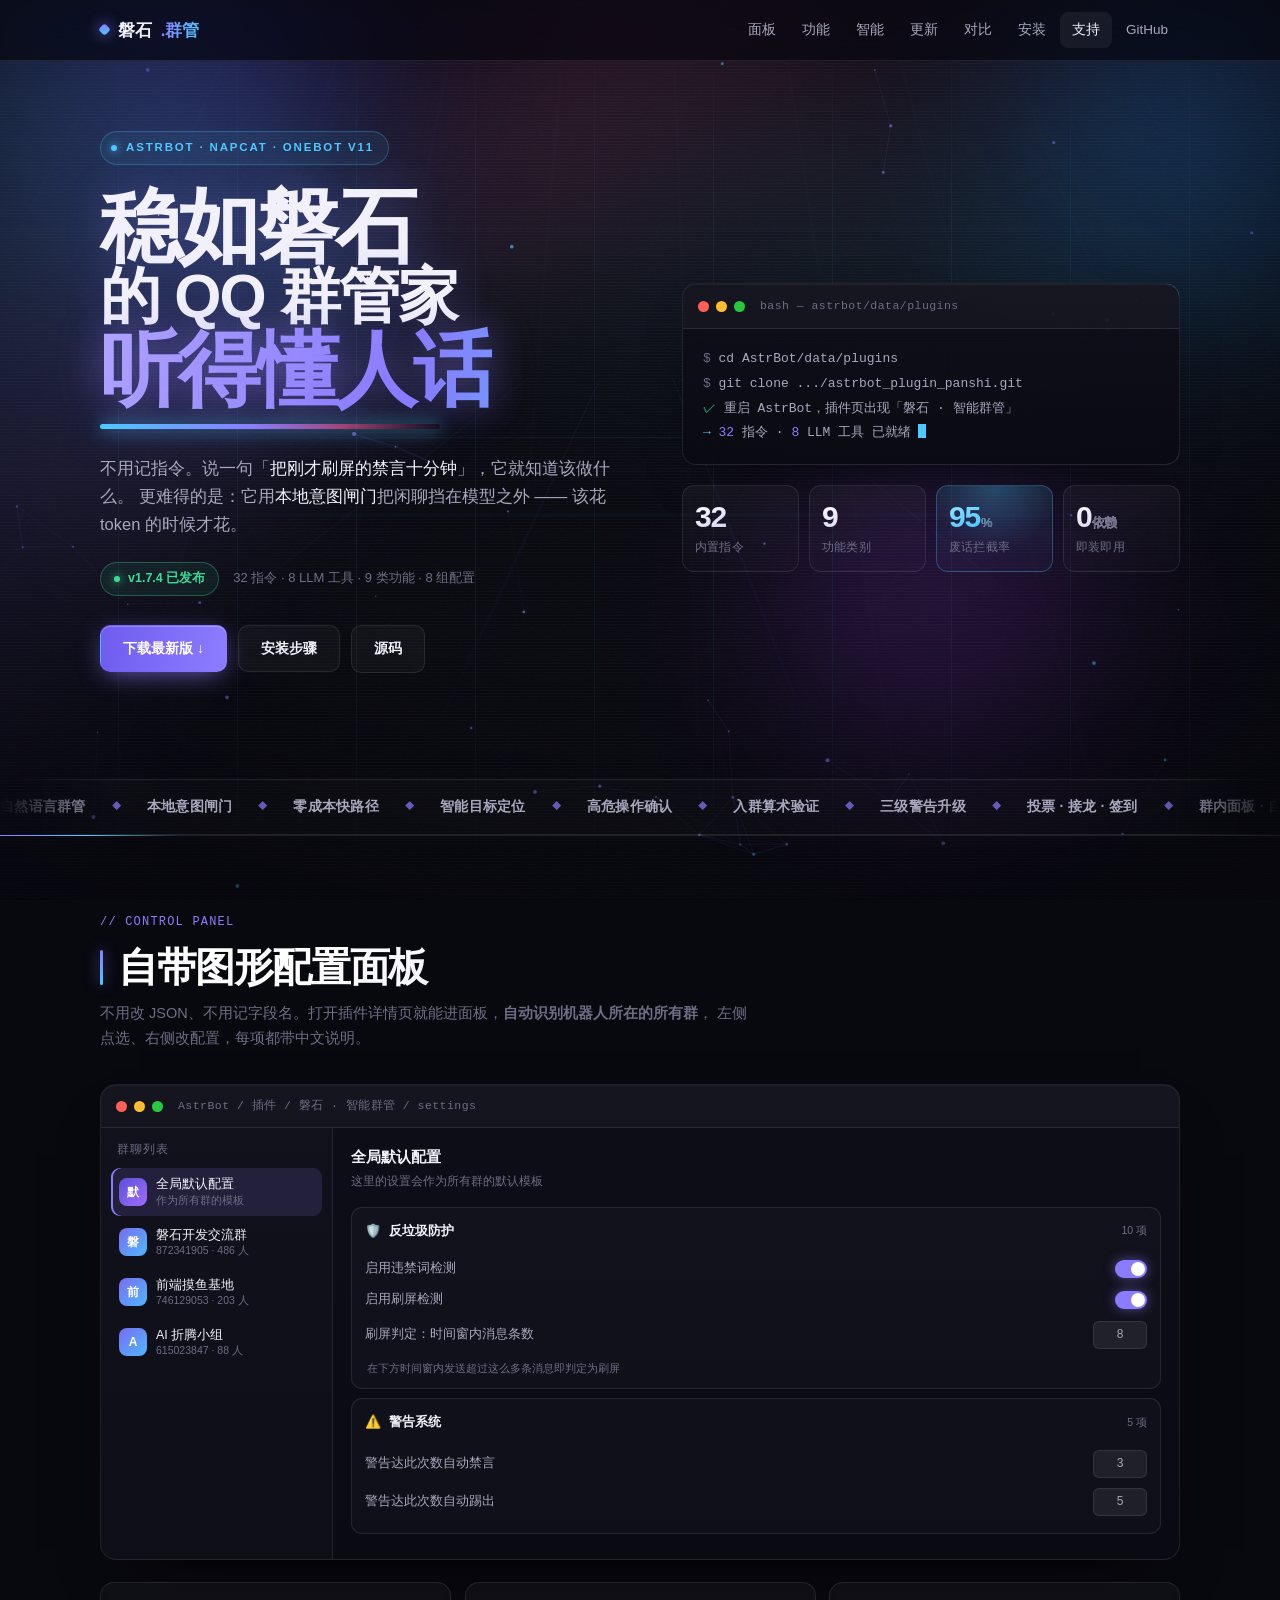
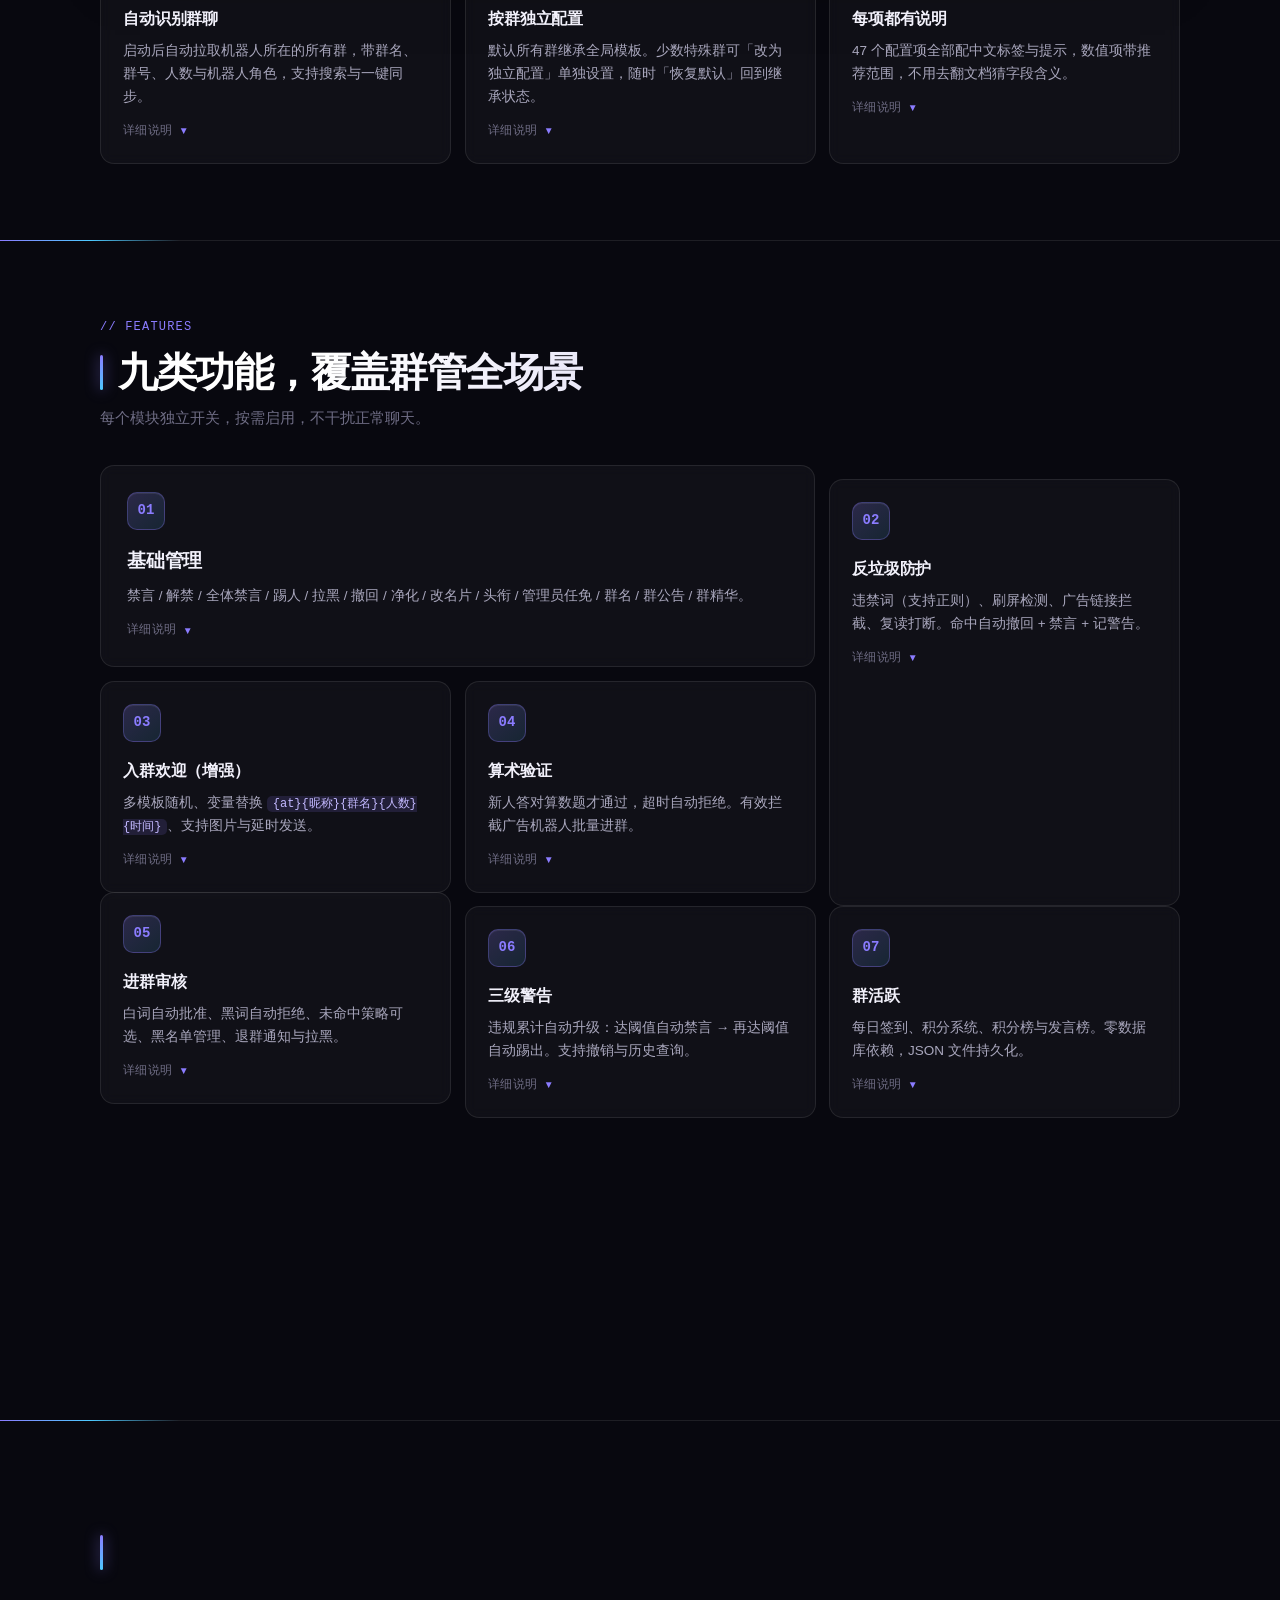
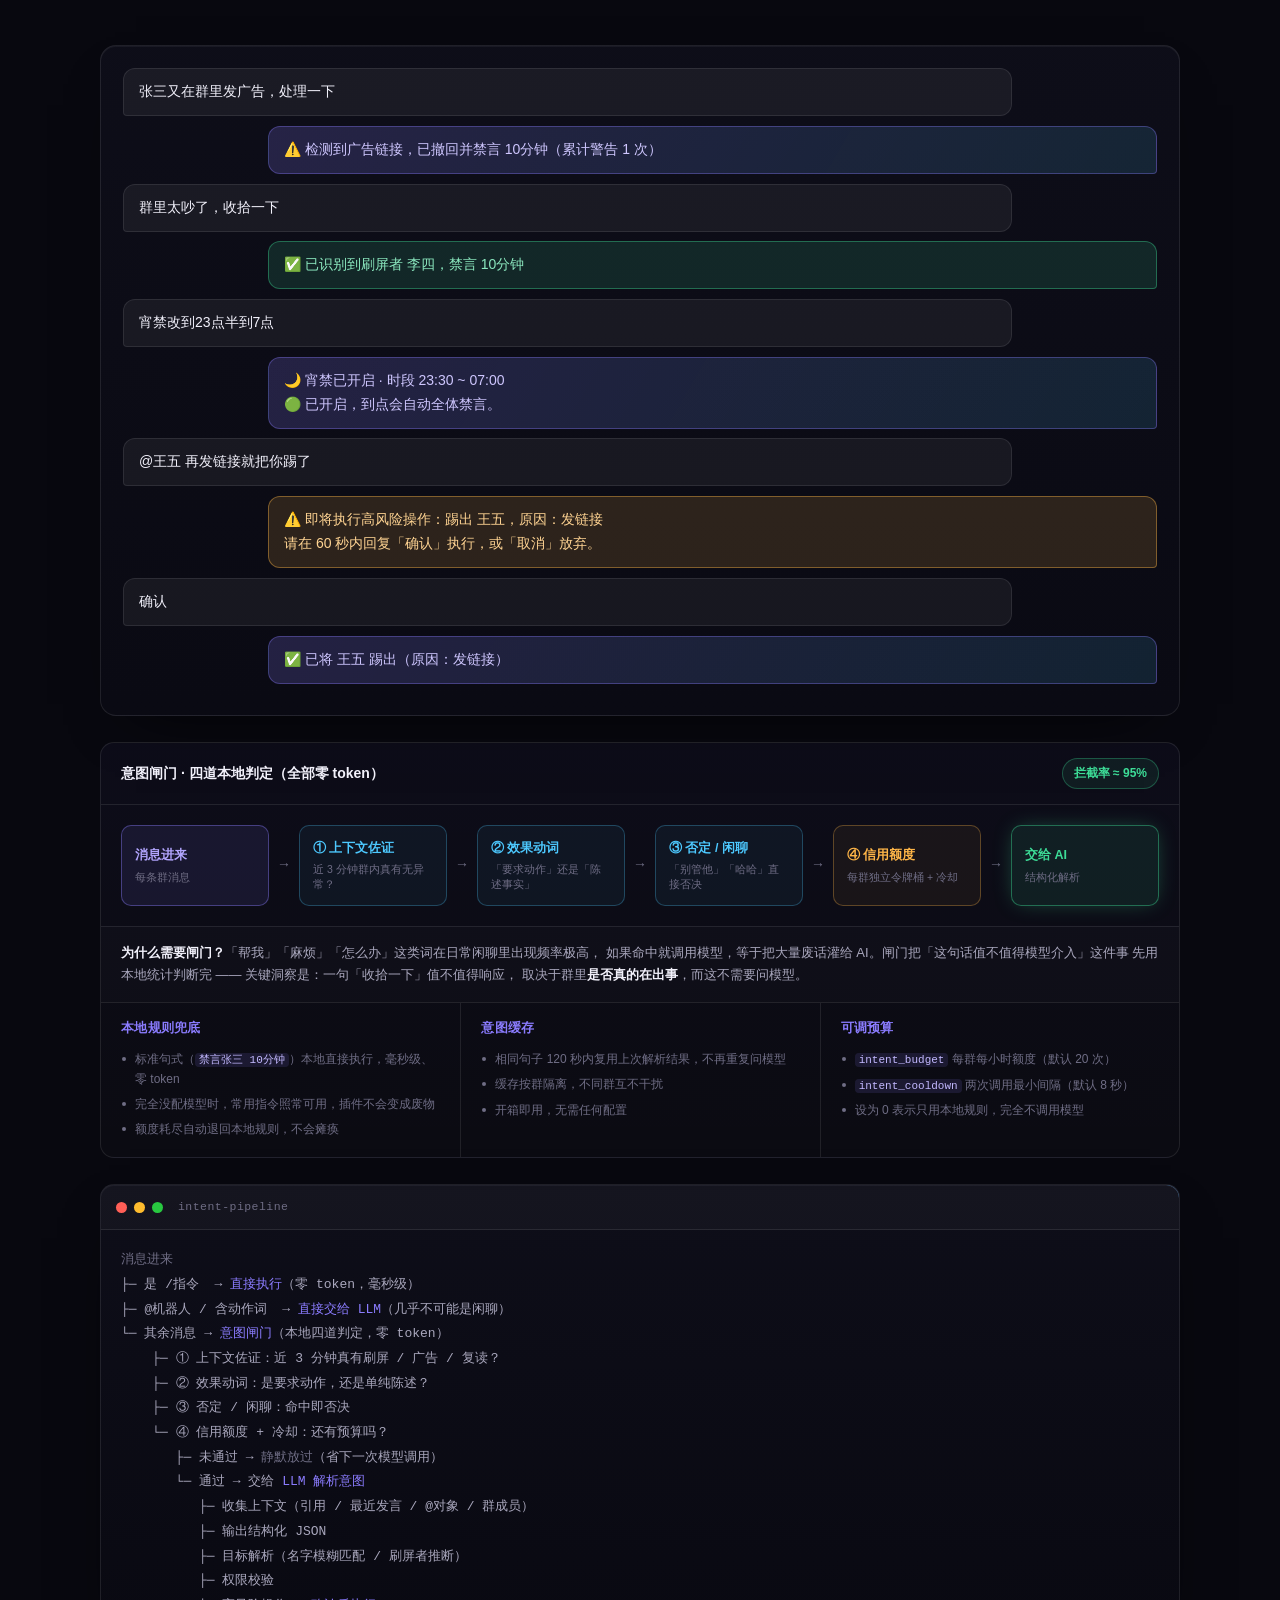
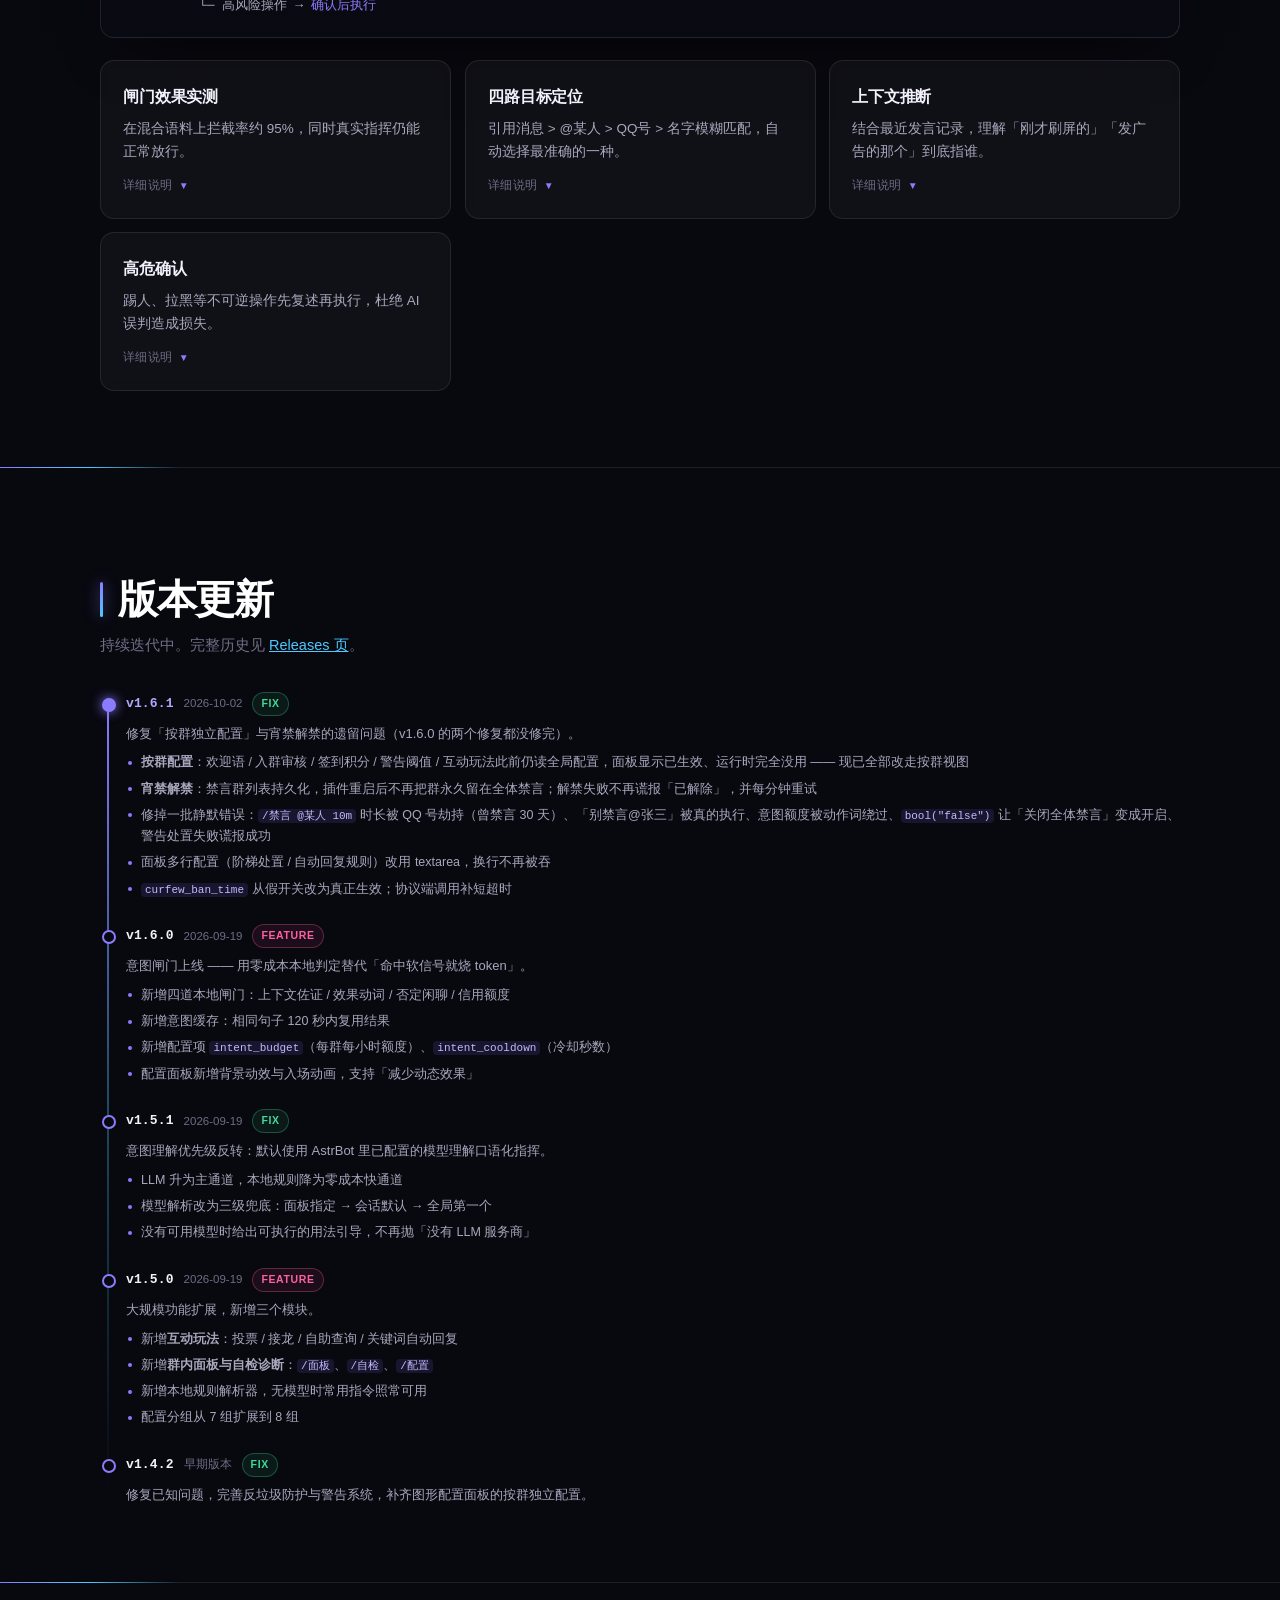
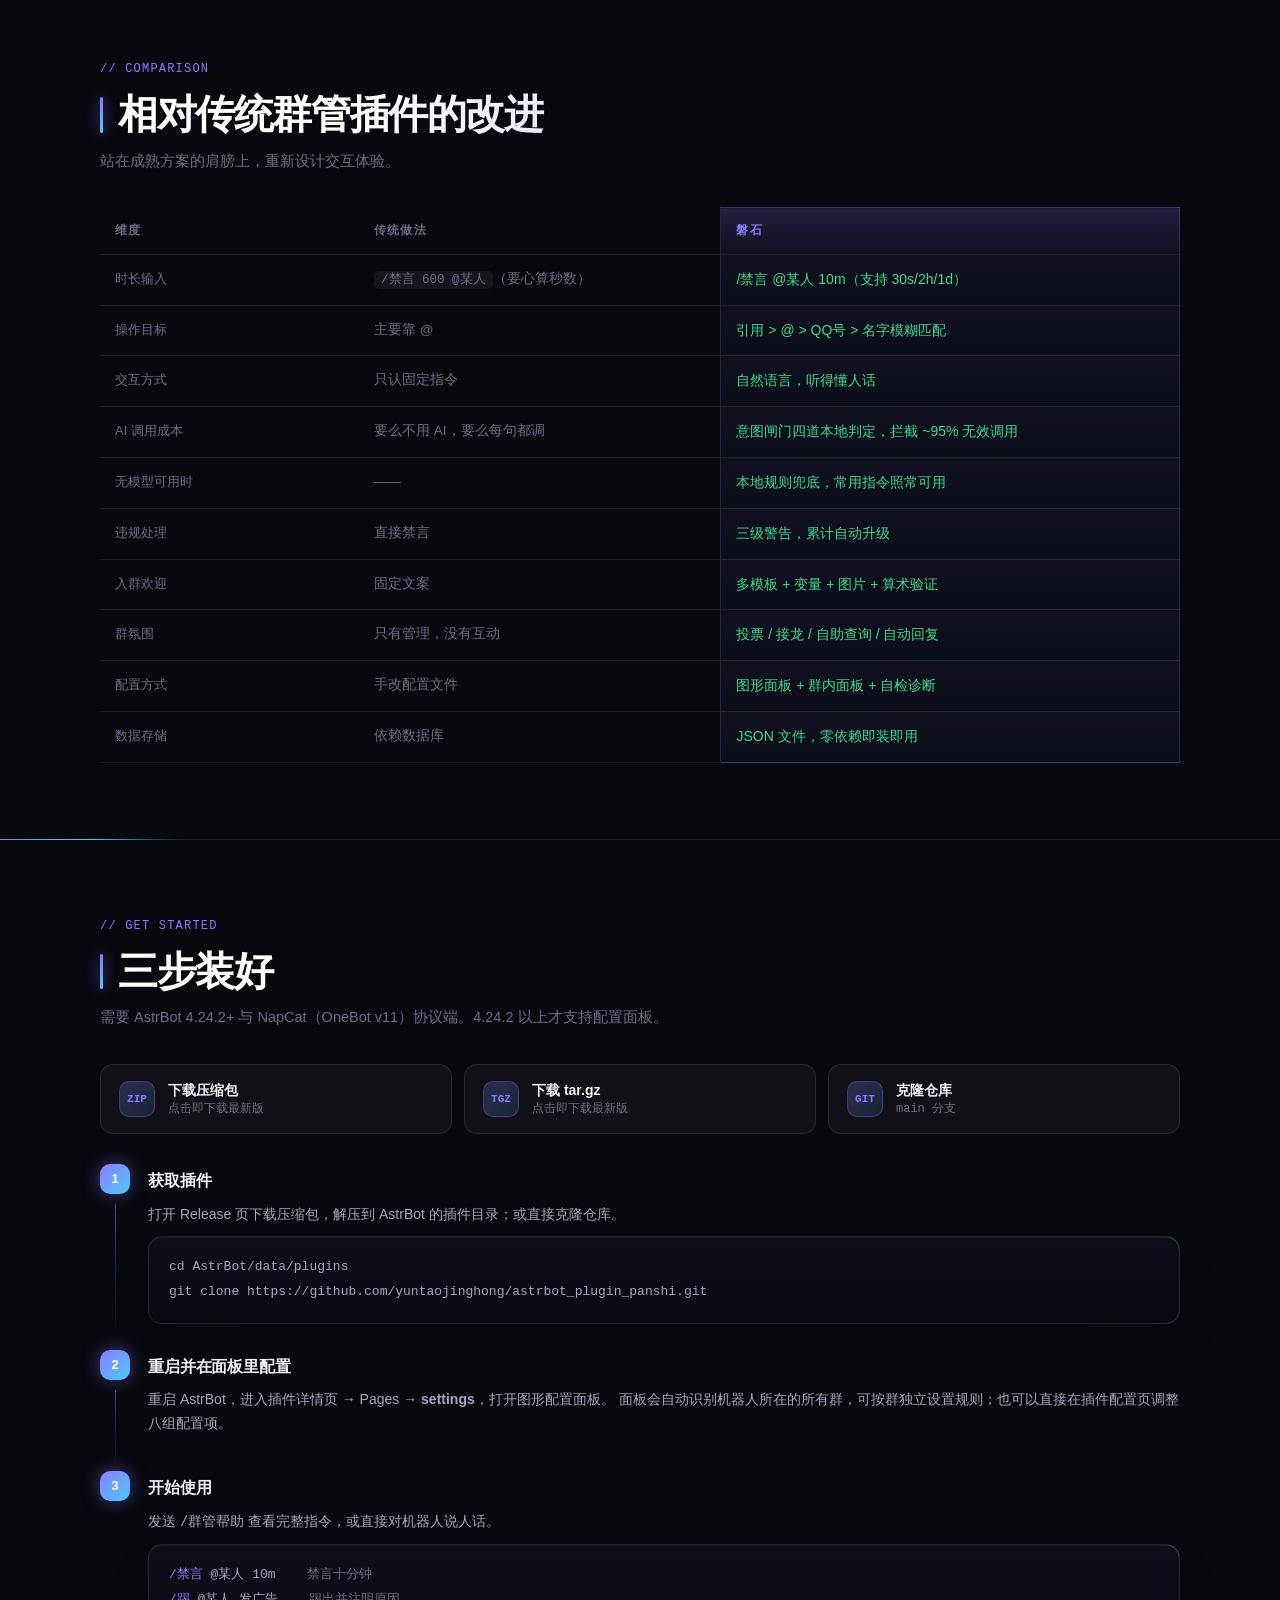
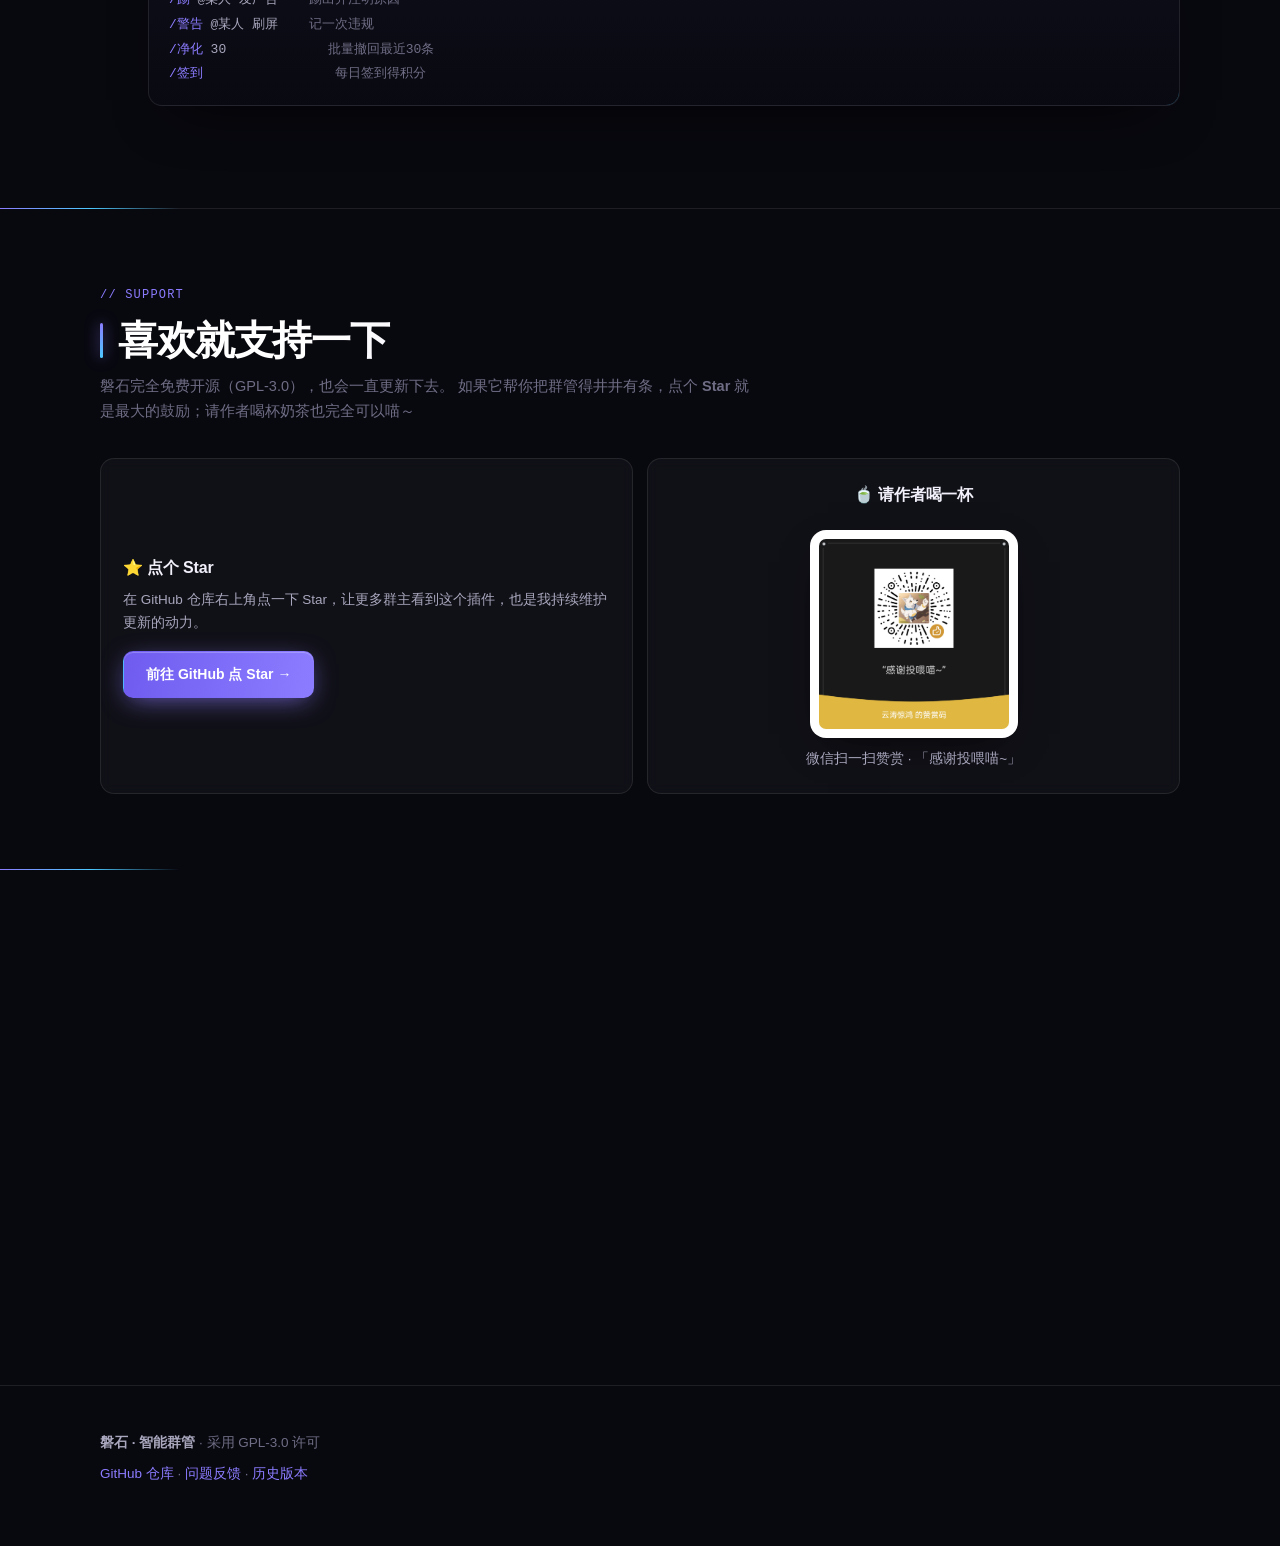
<file: docs/index.html>
<!DOCTYPE html>
<html lang="zh-CN">
<head>
<meta charset="UTF-8">
<meta name="viewport" content="width=device-width, initial-scale=1.0">
<title>磐石 · 智能群管 — AstrBot QQ群管插件</title>
<meta name="description" content="磐石：听得懂人话的 AstrBot QQ 群管理插件。禁言、踢人、反垃圾、入群验证、警告系统，全部支持自然语言操作。">
<link rel="icon" href="favicon.png">
<style>
:root {
  --bg: #08080f;
  --bg-soft: #0d0d18;
  --panel: rgba(255,255,255,0.035);
  --panel-hi: rgba(255,255,255,0.06);
  --line: rgba(255,255,255,0.09);
  --line-hi: rgba(139,124,255,0.35);
  --fg: #f2f1fb;
  --fg2: #a9a7bd;
  --fg3: #6f6d85;
  --accent: #8b7cff;
  --accent2: #4dc9ff;
  --accent3: #ff5fa2;
  --accent-soft: rgba(139,124,255,0.14);
  --ok: #3ddc97;
  --warn: #ffb648;
  --mono: ui-monospace, SFMono-Regular, "SF Mono", Menlo, Consolas, monospace;
  --sans: -apple-system, BlinkMacSystemFont, "Segoe UI", "PingFang SC",
          "Hiragino Sans GB", "Microsoft YaHei", sans-serif;
}
* { box-sizing: border-box; margin: 0; padding: 0; }
html { scroll-behavior: smooth; }
body {
  font-family: var(--sans);
  background: var(--bg); color: var(--fg);
  font-size: 15px; line-height: 1.7;
  -webkit-font-smoothing: antialiased;
  overflow-x: hidden;
}
/* ===== 背景光效层 ===== */
.bgfx { position: fixed; inset: 0; z-index: 0; pointer-events: none; overflow: hidden; }
.bgfx .grid {
  position: absolute; inset: -50%;
  background-image:
    linear-gradient(rgba(139,124,255,0.055) 1px, transparent 1px),
    linear-gradient(90deg, rgba(139,124,255,0.055) 1px, transparent 1px);
  background-size: 54px 54px;
  transform: perspective(600px) rotateX(52deg) translateY(-8%);
  transform-origin: top center;
  mask-image: radial-gradient(ellipse 70% 55% at 50% 0%, #000 0%, transparent 78%);
  -webkit-mask-image: radial-gradient(ellipse 70% 55% at 50% 0%, #000 0%, transparent 78%);
  animation: gridDrift 22s linear infinite;
}
@keyframes gridDrift { to { background-position: 0 54px, 54px 0; } }

/* --- 3D 透视网格：向下无限推进，营造「进入空间」纵深 --- */
.grid3d {
  position: absolute; inset: 0;
  perspective: 340px;
  perspective-origin: 50% 42%;
  overflow: hidden;
  mask-image: radial-gradient(ellipse 88% 62% at 50% 44%, #000 0%, transparent 76%);
  -webkit-mask-image: radial-gradient(ellipse 88% 62% at 50% 44%, #000 0%, transparent 76%);
  opacity: .55;
}
.grid3d-plane {
  position: absolute; left: -60%; right: -60%; top: 42%; bottom: -210%;
  background-image:
    linear-gradient(rgba(77,201,255,0.16) 1px, transparent 1px),
    linear-gradient(90deg, rgba(139,124,255,0.13) 1px, transparent 1px);
  background-size: 72px 72px;
  transform: rotateX(76deg);
  transform-origin: 50% 0%;
  animation: gridRush 7s linear infinite;
}
@keyframes gridRush {
  from { background-position: 0 0, 0 0; }
  to   { background-position: 0 72px, 72px 0; }
}

/* --- 极光扫掠：缓慢横穿的霓虹光带 --- */
.aurora {
  position: absolute; top: -30%; left: -60%; width: 220%; height: 130%;
  background:
    conic-gradient(from 210deg at 42% 50%,
      transparent 0deg, rgba(139,124,255,.20) 42deg, rgba(77,201,255,.24) 88deg,
      transparent 138deg, rgba(255,95,162,.16) 182deg, transparent 236deg),
    radial-gradient(ellipse 40% 30% at 62% 44%, rgba(77,201,255,.10), transparent 70%);
  filter: blur(72px);
  animation: auroraSweep 26s ease-in-out infinite alternate, auroraHue 14s linear infinite;
}
@keyframes auroraSweep {
  from { transform: translateX(-12%) rotate(-6deg) scale(1); }
  to   { transform: translateX(14%) rotate(6deg) scale(1.16); }
}
@keyframes auroraHue { to { filter: blur(72px) hue-rotate(360deg); } }

.orb { position: absolute; border-radius: 50%; filter: blur(90px); opacity: .5; }
.orb.a { width: 620px; height: 620px; top: -260px; left: -140px;
  background: radial-gradient(circle, #6a4cff 0%, transparent 68%); }
.orb.b { width: 520px; height: 520px; top: -160px; right: -180px;
  background: radial-gradient(circle, #1f8fff 0%, transparent 68%); }
.orb.c { width: 480px; height: 480px; top: 42%; left: 55%;
  background: radial-gradient(circle, #a03cff 0%, transparent 70%); opacity: .3; }

/* --- 粒子网络画布（由 JS 绘制，节点互联 + 鼠标吸引） --- */
#net { position: absolute; inset: 0; width: 100%; height: 100%; opacity: .85; }

/* --- 数据流：竖向细线持续下落，像终端日志 --- */
.stream {
  position: absolute; inset: 0; opacity: .5;
  background-image: repeating-linear-gradient(90deg,
    transparent 0px, transparent 118px,
    rgba(77,201,255,.14) 118px, rgba(77,201,255,.14) 119px, transparent 119px);
  mask-image: linear-gradient(180deg, transparent, #000 22%, #000 78%, transparent);
  -webkit-mask-image: linear-gradient(180deg, transparent, #000 22%, #000 78%, transparent);
  animation: streamSlide 18s linear infinite;
}
@keyframes streamSlide { to { background-position: 118px 0; } }

.scan {
  position: absolute; inset: 0;
  background: repeating-linear-gradient(180deg,
    rgba(255,255,255,0.022) 0px, rgba(255,255,255,0.022) 1px, transparent 1px, transparent 3px);
  mix-blend-mode: overlay;
}

/* --- 扫描光束：一道横向亮带自上而下缓慢扫描 --- */
.beam {
  position: absolute; left: 0; right: 0; height: 220px; top: -240px;
  background: linear-gradient(180deg, transparent,
    rgba(139,124,255,.10) 42%, rgba(77,201,255,.16) 50%, rgba(139,124,255,.10) 58%, transparent);
  filter: blur(6px);
  animation: beamScan 11s cubic-bezier(.45,0,.55,1) infinite;
}
@keyframes beamScan {
  0%   { top: -240px; opacity: 0; }
  12%  { opacity: 1; }
  88%  { opacity: 1; }
  100% { top: 104%; opacity: 0; }
}

.noise { position: absolute; inset: 0; opacity: .035;
  background-image: url("data:image/svg+xml,%3Csvg xmlns='http://www.w3.org/2000/svg' width='140' height='140'%3E%3Cfilter id='n'%3E%3CfeTurbulence type='fractalNoise' baseFrequency='.85' numOctaves='3'/%3E%3C/filter%3E%3Crect width='140' height='140' filter='url(%23n)'/%3E%3C/svg%3E"); }

.vignette {
  position: absolute; inset: 0;
  background: radial-gradient(ellipse 78% 68% at 50% 42%, transparent 40%, rgba(4,4,10,.62) 100%);
}

/* --- 光标聚光：跟随鼠标的一团柔光 --- */
.cursor-glow {
  position: fixed; width: 520px; height: 520px; border-radius: 50%;
  left: 0; top: 0; z-index: 1; pointer-events: none;
  background: radial-gradient(circle, rgba(139,124,255,.13), rgba(77,201,255,.05) 42%, transparent 68%);
  transform: translate(-50%,-50%);
  transition: opacity .4s;
  opacity: 0;
  mix-blend-mode: screen;
}
.cursor-glow.on { opacity: 1; }

/* --- 顶部阅读进度条 --- */
.scroll-bar {
  position: fixed; top: 0; left: 0; height: 2px; width: 0;
  z-index: 90; pointer-events: none;
  background: linear-gradient(90deg, var(--accent), var(--accent2), var(--accent3));
  box-shadow: 0 0 12px rgba(77,201,255,.8);
}

.wrap { position: relative; z-index: 1; max-width: 1140px; margin: 0 auto; padding: 0 30px; }

/* ===== nav ===== */
nav {
  position: sticky; top: 0; z-index: 60;
  background: rgba(8,8,15,0.72);
  backdrop-filter: blur(18px) saturate(160%);
  border-bottom: 1px solid var(--line);
}
nav .wrap { display: flex; align-items: center; height: 60px; gap: 20px; }
.brand {
  font-weight: 600; font-size: 16.5px; letter-spacing: -0.01em;
  display: flex; align-items: center; gap: 9px;
}
.brand .dot {
  width: 9px; height: 9px; border-radius: 3px; transform: rotate(45deg);
  background: linear-gradient(135deg, var(--accent), var(--accent2));
  box-shadow: 0 0 14px rgba(139,124,255,.9);
}
.brand span { background: linear-gradient(100deg, var(--accent), var(--accent2));
  -webkit-background-clip: text; background-clip: text; color: transparent; }
nav .links { margin-left: auto; display: flex; gap: 2px; }
nav a {
  color: var(--fg2); text-decoration: none; font-size: 13.5px;
  padding: 7px 12px; border-radius: 8px; transition: .2s;
}
nav a:hover { color: var(--fg); background: var(--panel-hi); }

/* ===== hero ===== */
header { padding: 70px 0 0; position: relative; }

/* 左右不对称分栏：左 1.06 / 右 1 */
.hero-grid {
  display: grid;
  grid-template-columns: 1.06fr 1fr;
  gap: 54px;
  align-items: center;
}

.tag {
  display: inline-flex; align-items: center; gap: 9px;
  font-size: 11.5px; letter-spacing: .16em; text-transform: uppercase;
  font-weight: 600; color: var(--accent2); margin-bottom: 22px;
  padding: 6px 14px 6px 10px; border-radius: 999px;
  border: 1px solid rgba(77,201,255,0.28);
  background: rgba(77,201,255,0.07);
}
.tag::before {
  content: ""; width: 6px; height: 6px; border-radius: 50%;
  background: var(--accent2); box-shadow: 0 0 9px var(--accent2);
  animation: pulse 2s ease-in-out infinite;
}
@keyframes pulse { 0%,100% { opacity: 1; } 50% { opacity: .3; } }

/* --- 超大字标题：三层错落，冲击力来源 --- */
h1 {
  font-size: clamp(40px, 6.4vw, 86px);
  line-height: 0.98; font-weight: 800;
  letter-spacing: -0.045em; margin-bottom: 24px;
}
h1 span { display: block; }
h1 .l1 { color: var(--fg); }
h1 .l2 {
  color: var(--fg);
  font-size: .74em;
  letter-spacing: -0.03em;
  opacity: .92;
}
h1 .l3 { margin-top: 4px; }
h1 em {
  font-style: normal;
  background: linear-gradient(100deg, #b3a6ff 0%, #8b7cff 40%, #4dc9ff 75%, #61e6ff 100%);
  -webkit-background-clip: text; background-clip: text; color: transparent;
  position: relative;
}
/* 标题下方的霓虹下划线，缓慢扫过 */
h1 .l3::after {
  content: ""; display: block; height: 5px; margin-top: 14px;
  border-radius: 4px;
  width: 100%; max-width: 340px;
  background: linear-gradient(90deg, var(--accent2), var(--accent) 45%, rgba(255,95,162,.6) 72%, transparent);
  box-shadow: 0 0 18px rgba(77,201,255,.8), 0 0 40px rgba(139,124,255,.5);
  transform-origin: left;
  animation: lineGrow 1s .9s cubic-bezier(.22,.61,.36,1) both,
             lineFlow 4.5s ease-in-out 2s infinite;
}
@keyframes lineGrow { from { transform: scaleX(0); } to { transform: scaleX(1); } }
@keyframes lineFlow {
  0%,100% { opacity: .8; filter: brightness(1); }
  50%     { opacity: 1;  filter: brightness(1.7); }
}

.lede { font-size: 16.5px; color: var(--fg2); max-width: 560px; margin-bottom: 24px; }
.lede b { color: var(--fg); font-weight: 500; }

/* --- 巨型数字统计 --- */
.hero-right { display: flex; flex-direction: column; gap: 20px; }
.stats {
  display: grid; grid-template-columns: repeat(4, 1fr); gap: 10px;
}
.stat {
  position: relative; padding: 16px 12px 14px;
  border-radius: 12px; overflow: hidden;
  border: 1px solid var(--line);
  background: linear-gradient(180deg, rgba(255,255,255,.04), rgba(255,255,255,.012));
  transition: border-color .3s, transform .3s, box-shadow .3s;
}
.stat:hover {
  border-color: rgba(139,124,255,.45);
  transform: translateY(-3px);
  box-shadow: 0 14px 34px -18px rgba(139,124,255,.8);
}
.stat-n {
  font-size: 30px; font-weight: 800; line-height: 1;
  letter-spacing: -0.04em;
  font-variant-numeric: tabular-nums;
  background: linear-gradient(160deg, #ffffff, #b9b3e8);
  -webkit-background-clip: text; background-clip: text; color: transparent;
}
.stat-n i { font-size: 13px; font-style: normal; margin-left: 1px; -webkit-text-fill-color: var(--fg3); }
.stat-l { font-size: 11.5px; color: var(--fg3); margin-top: 6px; letter-spacing: .02em; }
.stat.accent { border-color: rgba(77,201,255,.3); background: linear-gradient(180deg, rgba(77,201,255,.1), rgba(139,124,255,.04)); }
.stat.accent .stat-n {
  background: linear-gradient(160deg, #9fe6ff, #4dc9ff 55%, #8b7cff);
  -webkit-background-clip: text; background-clip: text; color: transparent;
}
.stat.accent::after {
  content: ""; position: absolute; inset: 0; pointer-events: none;
  background: radial-gradient(circle at 50% 0%, rgba(77,201,255,.24), transparent 62%);
  animation: statPulse 3.4s ease-in-out infinite;
}
@keyframes statPulse { 0%,100% { opacity: .5; } 50% { opacity: 1; } }

/* --- 技能跑马灯：横向无缝滚动 --- */
.hero-marquee {
  margin-top: 54px; padding: 15px 0;
  border-top: 1px solid var(--line);
  border-bottom: 1px solid var(--line);
  overflow: hidden; position: relative;
  mask-image: linear-gradient(90deg, transparent, #000 9%, #000 91%, transparent);
  -webkit-mask-image: linear-gradient(90deg, transparent, #000 9%, #000 91%, transparent);
  background: rgba(255,255,255,.014);
}
.mq-track {
  display: flex; align-items: center; gap: 26px;
  width: max-content;
  animation: marquee 34s linear infinite;
}
.mq-track span {
  font-size: 14px; font-weight: 600; letter-spacing: .02em;
  color: var(--fg2); white-space: nowrap;
}
.mq-track b { color: var(--accent); font-size: 9px; opacity: .7; }
@keyframes marquee { from { transform: translateX(0); } to { transform: translateX(-50%); } }
.hero-marquee:hover .mq-track { animation-play-state: paused; }

/* ===== 版本徽章行 ===== */
.ver-row {
  display: flex; align-items: center; gap: 14px; flex-wrap: wrap;
  margin-bottom: 30px;
}
.ver-badge {
  display: inline-flex; align-items: center; gap: 8px;
  font-size: 12.5px; font-weight: 600; color: var(--ok);
  padding: 5px 13px; border-radius: 999px;
  border: 1px solid rgba(61,220,151,0.32);
  background: rgba(61,220,151,0.08);
}
.ver-badge i {
  width: 6px; height: 6px; border-radius: 50%;
  background: var(--ok); box-shadow: 0 0 9px var(--ok);
  animation: pulse 2s ease-in-out infinite;
}
.ver-meta { font-size: 13px; color: var(--fg3); }

.btns { display: flex; gap: 11px; flex-wrap: wrap; margin-bottom: 52px; }
.btn {
  display: inline-flex; align-items: center; gap: 8px;
  padding: 11px 22px; border-radius: 10px; text-decoration: none;
  font-size: 14px; font-weight: 600; border: 1px solid var(--line);
  color: var(--fg); background: var(--panel);
  transition: .22s; position: relative; overflow: hidden;
}
.btn:hover { background: var(--panel-hi); border-color: var(--line-hi); transform: translateY(-1px); }

/* 按钮悬停：一道光从左扫到右 */
.btn::before {
  content: ""; position: absolute; top: 0; bottom: 0; left: -70%;
  width: 55%; transform: skewX(-22deg);
  background: linear-gradient(100deg, transparent, rgba(255,255,255,.14), transparent);
  opacity: 0; transition: opacity .25s;
}
.btn:hover::before { opacity: 1; animation: btnSweep .85s ease-out; }
@keyframes btnSweep { from { left: -70%; } to { left: 130%; } }

.btn.primary {
  background: linear-gradient(100deg, #6f5cf0, #8b7cff 50%, #4db8ff);
  border-color: transparent; color: #fff;
  box-shadow: 0 6px 26px -6px rgba(139,124,255,.75), inset 0 1px 0 rgba(255,255,255,.22);
  background-size: 200% 100%;
  animation: btnFlow 5s ease-in-out infinite;
}
@keyframes btnFlow {
  0%,100% { background-position: 0% 50%; }
  50%     { background-position: 100% 50%; }
}
.btn.primary:hover {
  box-shadow: 0 12px 40px -6px rgba(139,124,255,1), 0 0 0 1px rgba(77,201,255,.5);
  transform: translateY(-2px);
}

/* ===== terminal ===== */
.term {
  background: linear-gradient(180deg, rgba(15,15,26,0.92), rgba(10,10,18,0.92));
  border: 1px solid var(--line);
  border-radius: 14px; overflow: hidden;
  font-family: var(--mono); font-size: 13px; line-height: 1.9;
  color: var(--fg2);
  box-shadow: 0 24px 60px -30px rgba(0,0,0,.9), inset 0 1px 0 rgba(255,255,255,.05);
  position: relative;
}
/* 终端外缘的旋转光晕，让它像通电中的设备 */
.term::before {
  content: ""; position: absolute; inset: -1px; border-radius: inherit;
  padding: 1px; pointer-events: none;
  background: conic-gradient(from var(--tp,0deg),
    transparent 0%, rgba(139,124,255,.85) 12%, rgba(77,201,255,.9) 22%,
    transparent 38%, transparent 100%);
  -webkit-mask: linear-gradient(#000 0 0) content-box, linear-gradient(#000 0 0);
  -webkit-mask-composite: xor; mask-composite: exclude;
  animation: termSpin 6s linear infinite;
}
@property --tp { syntax: "<angle>"; initial-value: 0deg; inherits: false; }
@keyframes termSpin { to { --tp: 360deg; } }
.term .bar {
  display: flex; align-items: center; gap: 7px;
  padding: 11px 15px; border-bottom: 1px solid var(--line);
  background: rgba(255,255,255,0.028);
}
.term .bar i {
  width: 11px; height: 11px; border-radius: 50%; display: block;
  background: #ff5f57;
}
.term .bar i:nth-child(2) { background: #febc2e; }
.term .bar i:nth-child(3) { background: #28c840; }
.term .bar .t { margin-left: 8px; color: var(--fg3); font-size: 11.5px; letter-spacing: .04em; }
.term .body { padding: 18px 20px; overflow-x: auto; }
.term .c { color: var(--fg3); }
.term .k { color: var(--accent); font-weight: 500; }
.term .s { color: var(--ok); }
.term .p { color: var(--accent2); }

/* ===== sections ===== */
section { padding: 76px 0; border-top: 1px solid var(--line); position: relative; }
/* 每个区段顶部一条渐变高光线，强化分区节奏 */
section::after {
  content: ""; position: absolute; top: -1px; left: 0;
  width: 180px; height: 1px;
  background: linear-gradient(90deg, var(--accent), var(--accent2), transparent);
}
.eyebrow {
  font-family: var(--mono); font-size: 12px; letter-spacing: .1em;
  color: var(--accent); margin-bottom: 12px;
}
h2 {
  font-size: clamp(26px, 3.4vw, 40px); font-weight: 800;
  letter-spacing: -0.035em;
  margin-bottom: 10px; line-height: 1.18;
  background: linear-gradient(120deg, #ffffff 20%, #b9b3e8 100%);
  -webkit-background-clip: text; background-clip: text; color: transparent;
}
.sub { color: var(--fg3); font-size: 14.5px; margin-bottom: 34px; max-width: 660px; }
h3 { font-size: 16px; font-weight: 600; margin-bottom: 8px; letter-spacing: -0.01em; }

/* ===== cards ===== */
.grid { display: grid; gap: 14px; }
.g2 { grid-template-columns: repeat(auto-fit, minmax(280px, 1fr)); }
.g3 { grid-template-columns: repeat(auto-fit, minmax(210px, 1fr)); }

/* --- Bento 错落网格：让版式有节奏而不是均匀方块 --- */
.bento {
  display: grid;
  grid-template-columns: repeat(6, 1fr);
  gap: 14px;
}
.bento > * { grid-column: span 2; }
/* 前两张放大：一横一竖，打破对称 */
.bento > .card.b-lg { grid-column: span 4; }
.bento > .card.b-tall { grid-row: span 2; }
/* 让第 2 张卡向下偏移，制造错落感（窄屏取消） */
.bento > .card:nth-child(2) { transform: translateY(14px); }
.bento > .card:nth-child(5) { transform: translateY(-14px); }

.card {
  background: var(--panel);
  border: 1px solid var(--line);
  border-radius: 14px; padding: 22px;
  position: relative; overflow: hidden;
  transition: .28s;
  backdrop-filter: blur(6px);
}
.card::before {
  content: ""; position: absolute; inset: 0 0 auto 0; height: 1px;
  background: linear-gradient(90deg, transparent, rgba(139,124,255,.6), transparent);
  opacity: 0; transition: .3s;
}
.card:hover {
  border-color: var(--line-hi); transform: translateY(-3px);
  background: var(--panel-hi);
  box-shadow: 0 18px 44px -24px rgba(139,124,255,.6);
}
.card:hover::before { opacity: 1; }
.card .icon {
  width: 38px; height: 38px; border-radius: 10px;
  background: linear-gradient(140deg, rgba(139,124,255,.22), rgba(77,201,255,.12));
  border: 1px solid rgba(139,124,255,.3);
  color: var(--accent);
  display: flex; align-items: center; justify-content: center;
  font-family: var(--mono); font-size: 14px; font-weight: 600;
  margin-bottom: 15px;
  box-shadow: inset 0 1px 0 rgba(255,255,255,.08);
}
.card p { color: var(--fg2); font-size: 13.5px; }
.card p code {
  font-family: var(--mono); font-size: 12px;
  background: rgba(139,124,255,.14); color: #c3b9ff;
  padding: 1px 6px; border-radius: 5px;
}
.card.hl {
  border-color: rgba(139,124,255,.5);
  background: linear-gradient(160deg, rgba(139,124,255,.11), rgba(77,201,255,.04));
  box-shadow: 0 0 0 1px rgba(139,124,255,.14), 0 22px 50px -28px rgba(139,124,255,.75);
}
/* 大卡里的标题更大，形成视觉层级 */
.card.b-lg h3 { font-size: 19px; }
.card.b-lg { padding: 26px; }

/* --- 区段标题：超大 + 左侧竖线，强化节奏 --- */
.sec-head { position: relative; padding-left: 18px; margin-bottom: 8px; }
.sec-head::before {
  content: ""; position: absolute; left: 0; top: 6px; bottom: 6px;
  width: 3px; border-radius: 3px;
  background: linear-gradient(180deg, var(--accent), var(--accent2));
  box-shadow: 0 0 14px rgba(139,124,255,.7);
}

/* ===== comparison table ===== */
.cmp { width: 100%; border-collapse: collapse; font-size: 14px; }
.cmp th, .cmp td {
  text-align: left; padding: 13px 15px;
  border-bottom: 1px solid var(--line); vertical-align: top;
}
.cmp th {
  font-weight: 600; color: var(--fg3); font-size: 11.5px;
  text-transform: uppercase; letter-spacing: .1em;
  font-family: var(--mono);
}
.cmp tbody tr { transition: background .2s; }
.cmp tbody tr:hover { background: rgba(255,255,255,0.025); }
.cmp td:first-child { color: var(--fg3); width: 24%; font-size: 13px; }
.cmp code {
  font-family: var(--mono); font-size: 12.5px;
  background: rgba(255,255,255,0.06); padding: 2px 7px; border-radius: 5px;
}
.cmp .new { color: var(--ok); font-weight: 500; }

/* 第三列（磐石）整列高亮，让对比一眼见高下 */
.cmp th:nth-child(3), .cmp td:nth-child(3) {
  background: linear-gradient(180deg, rgba(139,124,255,.075), rgba(77,201,255,.03));
  border-left: 1px solid rgba(139,124,255,.22);
  border-right: 1px solid rgba(139,124,255,.22);
}
.cmp thead th:nth-child(3) {
  color: var(--accent);
  background: linear-gradient(180deg, rgba(139,124,255,.2), rgba(139,124,255,.07));
  border-top: 1px solid rgba(139,124,255,.4);
}
.cmp tbody tr:last-child td:nth-child(3) {
  border-bottom: 1px solid rgba(139,124,255,.4);
}
/* 第二列（传统做法）压暗，形成主次 */
.cmp td:nth-child(2) { color: var(--fg3); font-size: 13.5px; }

/* ===== chat demo ===== */
.chat {
  background: linear-gradient(180deg, rgba(15,15,26,0.9), rgba(11,11,20,0.9));
  border: 1px solid var(--line);
  border-radius: 16px; padding: 22px;
  box-shadow: inset 0 1px 0 rgba(255,255,255,.05), 0 24px 60px -36px #000;
}
.bubble {
  border-radius: 12px; padding: 11px 15px; margin-bottom: 10px;
  font-size: 14px; max-width: 86%; position: relative;
  border: 1px solid transparent;
}
.bubble.user {
  background: rgba(255,255,255,0.055); border-color: var(--line);
  border-bottom-left-radius: 4px;
}
.bubble.bot {
  background: linear-gradient(120deg, rgba(139,124,255,.2), rgba(77,201,255,.13));
  border-color: rgba(139,124,255,.35); color: #cfc7ff;
  margin-left: auto; border-bottom-right-radius: 4px;
}
.bubble.bot.warn {
  background: rgba(255,182,72,.14); border-color: rgba(255,182,72,.4); color: #ffd493;
}
.bubble.bot.ok {
  background: rgba(61,220,151,.13); border-color: rgba(61,220,151,.38); color: #8ce9c0;
}

/* ===== cmd table ===== */
.cmds { font-size: 14px; }
.cmds code {
  font-family: var(--mono); font-size: 12.5px;
  background: rgba(139,124,255,.13); padding: 3px 8px; border-radius: 6px;
  color: #c3b9ff;
}

/* ===== steps ===== */
.step { display: flex; gap: 18px; margin-bottom: 26px; position: relative; }
/* 步骤之间用一条竖向流光串起来 */
.step:not(:last-child)::before {
  content: ""; position: absolute;
  left: 15px; top: 40px; bottom: -26px; width: 1px;
  background: linear-gradient(180deg, rgba(139,124,255,.5), rgba(77,201,255,.15), transparent);
}
.step .n {
  flex: 0 0 30px; height: 30px; border-radius: 10px;
  background: linear-gradient(140deg, var(--accent), var(--accent2));
  color: #fff; box-shadow: 0 0 20px -4px rgba(139,124,255,.85);
  display: flex; align-items: center; justify-content: center;
  font-size: 13px; font-weight: 700;
  position: relative; z-index: 1;
  animation: stepGlow 3s ease-in-out infinite;
}
@keyframes stepGlow {
  0%,100% { box-shadow: 0 0 20px -4px rgba(139,124,255,.85); }
  50%     { box-shadow: 0 0 30px -2px rgba(77,201,255,1); }
}
.step .bd { flex: 1; padding-top: 3px; min-width: 0; }
.step .bd p { color: var(--fg2); font-size: 14px; margin-bottom: 10px; }

.dl {
  display: grid; gap: 12px; grid-template-columns: repeat(auto-fit, minmax(230px, 1fr));
  margin-bottom: 30px;
}
.dl a {
  display: flex; align-items: center; gap: 13px;
  padding: 16px 18px; border-radius: 13px; text-decoration: none;
  background: var(--panel); border: 1px solid var(--line);
  color: var(--fg); transition: .25s;
}
.dl a:hover { border-color: var(--line-hi); background: var(--panel-hi); transform: translateY(-2px); }
.dl .ic {
  flex: 0 0 36px; height: 36px; border-radius: 10px;
  background: linear-gradient(140deg, rgba(139,124,255,.25), rgba(77,201,255,.12));
  border: 1px solid rgba(139,124,255,.3);
  display: flex; align-items: center; justify-content: center;
  font-family: var(--mono); font-size: 11px; font-weight: 700; color: var(--accent);
}
.dl .tx { display: flex; flex-direction: column; line-height: 1.4; }
.dl .tx b { font-size: 14px; font-weight: 600; }
.dl .tx small { color: var(--fg3); font-size: 12px; font-family: var(--mono); }

/* ===== 面板展示 ===== */
.mock {
  border: 1px solid var(--line);
  border-radius: 16px;
  overflow: hidden;
  background: linear-gradient(180deg, rgba(15,15,26,0.92), rgba(11,11,20,0.92));
  box-shadow: 0 30px 70px -40px #000, inset 0 1px 0 rgba(255,255,255,.05);
}
.mock-bar {
  display: flex; align-items: center; gap: 7px;
  padding: 11px 15px; border-bottom: 1px solid var(--line);
  background: rgba(255,255,255,0.028);
}
.mock-bar i { width: 11px; height: 11px; border-radius: 50%; background: #ff5f57; }
.mock-bar i:nth-child(2) { background: #febc2e; }
.mock-bar i:nth-child(3) { background: #28c840; }
.mock-bar .t {
  margin-left: 8px; color: var(--fg3); font-size: 11.5px;
  font-family: var(--mono); letter-spacing: .04em;
}
.mock-body { display: grid; grid-template-columns: 232px 1fr; min-height: 340px; }
.mock-side {
  border-right: 1px solid var(--line); padding: 12px 10px;
  background: rgba(255,255,255,0.014);
}
.mock-side-title {
  font-size: 11.5px; color: var(--fg3); padding: 0 6px 9px;
  letter-spacing: .08em; text-transform: uppercase; font-family: var(--mono);
}
.mock-row {
  display: flex; gap: 9px; align-items: center;
  padding: 8px 8px; border-radius: 9px; margin-bottom: 3px;
  transition: .2s;
}
.mock-row.on {
  background: var(--accent-soft);
  box-shadow: inset 2px 0 0 var(--accent);
}
.mock-av {
  width: 28px; height: 28px; border-radius: 8px; flex: 0 0 auto;
  display: grid; place-items: center; font-size: 12px; font-weight: 600;
  color: #fff; background: linear-gradient(135deg,#7a6cf0,#4db8ff);
}
.mock-av.p { background: linear-gradient(135deg,#5b4fd6,#a06cff); }
.mock-nm { font-size: 12.5px; line-height: 1.35; }
.mock-nm small { display: block; color: var(--fg3); font-size: 10.5px; }
.mock-main { padding: 16px 18px; }
.mock-h {
  font-size: 15px; font-weight: 600; margin-bottom: 3px;
}
.mock-sub { font-size: 11.5px; color: var(--fg3); margin-bottom: 15px; }
.mock-sec {
  border: 1px solid var(--line); border-radius: 11px;
  padding: 12px 13px; margin-bottom: 9px;
  background: rgba(255,255,255,0.022);
}
.mock-sec-head {
  display: flex; align-items: center; gap: 8px;
  font-size: 13px; font-weight: 600; margin-bottom: 11px;
}
.mock-sec-head .n {
  margin-left: auto; font-size: 10.5px; color: var(--fg3); font-weight: 400;
}
.mock-field {
  display: flex; align-items: center; gap: 12px;
  font-size: 12.5px; padding: 5px 0;
}
.mock-field span:first-child { flex: 1; color: var(--fg2); }
.mock-sw {
  width: 32px; height: 18px; border-radius: 9px; flex: 0 0 auto;
  background: rgba(255,255,255,0.16); position: relative;
}
.mock-sw::after {
  content: ""; position: absolute; top: 2px; left: 2px;
  width: 14px; height: 14px; border-radius: 50%; background: #fff;
  transition: .2s;
}
.mock-sw.on { background: var(--accent); }
.mock-sw.on::after { transform: translateX(14px); }
.mock-num {
  font-family: var(--mono); font-size: 12px; padding: 3px 9px;
  border-radius: 6px; background: rgba(255,255,255,0.07);
  border: 1px solid var(--line); color: var(--fg2); min-width: 54px;
  text-align: center;
}
.mock-hint {
  font-size: 11px; color: var(--fg3); margin-top: 6px;
  padding-left: 2px; line-height: 1.5;
}

/* ===== 收尾巨型 CTA ===== */
#cta { border-top: 0; padding: 30px 0 80px; }
.cta-box {
  position: relative; overflow: hidden;
  border-radius: 26px;
  border: 1px solid rgba(139,124,255,.32);
  background:
    radial-gradient(ellipse 70% 120% at 50% 0%, rgba(139,124,255,.20), transparent 62%),
    linear-gradient(180deg, rgba(20,18,38,.9), rgba(9,9,17,.95));
  padding: 62px 40px 58px;
  text-align: center;
  box-shadow: 0 40px 90px -50px rgba(139,124,255,.9), inset 0 1px 0 rgba(255,255,255,.07);
}
/* 缓慢旋转的锥形光晕，制造"能量场"感 */
.cta-glow {
  position: absolute; left: 50%; top: -60%;
  width: 900px; height: 900px; margin-left: -450px;
  background: conic-gradient(from 0deg,
    transparent 0deg, rgba(139,124,255,.22) 50deg,
    transparent 110deg, rgba(77,201,255,.20) 190deg,
    transparent 250deg, rgba(255,95,162,.14) 310deg, transparent 360deg);
  filter: blur(46px);
  animation: ctaSpin 32s linear infinite;
  pointer-events: none;
}
@keyframes ctaSpin { to { transform: rotate(360deg); } }
.cta-inner { position: relative; z-index: 1; }
.cta-kicker {
  font-family: var(--mono); font-size: 11.5px; letter-spacing: .22em;
  color: var(--accent2); margin-bottom: 18px;
}
.cta-title {
  font-size: clamp(30px, 4.6vw, 58px);
  font-weight: 800; line-height: 1.08; letter-spacing: -0.042em;
  margin-bottom: 16px;
}
.cta-title em {
  font-style: normal;
  background: linear-gradient(100deg, #b3a6ff, #8b7cff 42%, #4dc9ff 78%, #61e6ff);
  -webkit-background-clip: text; background-clip: text; color: transparent;
  filter: drop-shadow(0 0 26px rgba(139,124,255,.45));
}
.cta-sub { color: var(--fg2); font-size: 15.5px; margin-bottom: 30px; }

/* ===== footer ===== */
footer {
  padding: 46px 0 62px; border-top: 1px solid var(--line);
  color: var(--fg3); font-size: 13.5px; position: relative; z-index: 1;
}
footer strong { color: var(--fg2); font-weight: 600; }
footer a { color: var(--accent); text-decoration: none; transition: .2s; }
footer a:hover { color: var(--accent2); }

/* ===== 动效：英雄区入场 ===== */
@keyframes riseIn {
  from { opacity: 0; transform: translateY(26px); }
  to   { opacity: 1; transform: none; }
}
@keyframes slideL {
  from { opacity: 0; transform: translateX(38px); }
  to   { opacity: 1; transform: none; }
}
/* 标题三行依次落位，每行自带模糊聚焦 */
@keyframes lineDrop {
  from { opacity: 0; transform: translateY(30px) scale(.985); filter: blur(7px); }
  to   { opacity: 1; transform: none; filter: blur(0); }
}
header .tag  { animation: riseIn .7s .05s cubic-bezier(.22,.61,.36,1) both; }
h1 .l1 { animation: lineDrop .78s .16s cubic-bezier(.22,.61,.36,1) both; }
h1 .l2 { animation: lineDrop .78s .28s cubic-bezier(.22,.61,.36,1) both; }
h1 .l3 { animation: lineDrop .78s .40s cubic-bezier(.22,.61,.36,1) both; }
header .lede    { animation: riseIn .8s .54s cubic-bezier(.22,.61,.36,1) both; }
header .ver-row { animation: riseIn .8s .62s cubic-bezier(.22,.61,.36,1) both; }
header .btns    { animation: riseIn .8s .70s cubic-bezier(.22,.61,.36,1) both; }
/* 右栏整体从右侧滑入 */
header .term   { animation: slideL .95s .34s cubic-bezier(.22,.61,.36,1) both; }
header .stats  { animation: slideL .95s .50s cubic-bezier(.22,.61,.36,1) both; }
header .hero-marquee { animation: riseIn .9s .8s cubic-bezier(.22,.61,.36,1) both; }

/* ===== 动效：标题流光 + 霓虹描边 ===== */
h1 em {
  background-size: 200% 100%;
  animation: hueShift 6s ease-in-out infinite alternate;
  filter: drop-shadow(0 0 20px rgba(139,124,255,.35));
}
@keyframes hueShift {
  from { background-position: 0% 50%; }
  to   { background-position: 100% 50%; }
}

/* 标题整体呼吸辉光（只动 text-shadow，不与分行入场争 transform） */
h1 {
  text-shadow: 0 0 42px rgba(139,124,255,.24);
  animation: titlePulse 7s ease-in-out infinite 1.5s;
}
@keyframes titlePulse {
  0%,100% { text-shadow: 0 0 42px rgba(139,124,255,.22); }
  50%     { text-shadow: 0 0 60px rgba(77,201,255,.38), 0 0 100px rgba(139,124,255,.18); }
}

/* ===== 动效：品牌呼吸 ===== */
.brand .dot { animation: dotGlow 3s ease-in-out infinite; }
@keyframes dotGlow {
  0%,100% { box-shadow: 0 0 14px rgba(139,124,255,.9); }
  50%     { box-shadow: 0 0 28px rgba(77,201,255,.9); }
}

/* ===== 动效：背景光球漂浮 ===== */
@keyframes floatA { 0%,100% { transform: translate(0,0); } 50% { transform: translate(46px,34px); } }
@keyframes floatB { 0%,100% { transform: translate(0,0); } 50% { transform: translate(-38px,44px); } }
@keyframes floatC { 0%,100% { transform: translate(0,0); } 50% { transform: translate(-30px,-40px); } }
.orb.a { animation: floatA 18s ease-in-out infinite; }
.orb.b { animation: floatB 22s ease-in-out infinite; }
.orb.c { animation: floatC 26s ease-in-out infinite; }

/* ===== 动效：滚动浮现 ===== */
.reveal { transition: opacity .75s cubic-bezier(.22,.61,.36,1), transform .75s cubic-bezier(.22,.61,.36,1); transition-delay: var(--rd, 0s); }
.reveal:not(.in) { opacity: 0; transform: translateY(28px); }
.reveal.in { opacity: 1; transform: translateY(0); }
/* 浮现结束后不抢 hover 位移 */
.card.reveal.in:hover { transform: translateY(-3px); }
.dl a.reveal.in:hover { transform: translateY(-2px); }

/* ===== 动效：卡片鼠标跟随光斑 + 边缘霓虹 ===== */
.card::after {
  content: ""; position: absolute; inset: 0; border-radius: inherit;
  opacity: 0; transition: opacity .35s; pointer-events: none;
  background: radial-gradient(220px circle at var(--mx,50%) var(--my,50%),
    rgba(139,124,255,.14), transparent 65%);
}
.card:hover::after { opacity: 1; }

/* 卡片悬停：边缘亮起 + 轻微 3D 抬起 */
.card {
  transition: transform .35s cubic-bezier(.22,.61,.36,1),
              border-color .35s, box-shadow .35s;
  will-change: transform;
}
.card:hover {
  border-color: rgba(139,124,255,.42);
  box-shadow: 0 18px 46px -22px rgba(139,124,255,.75),
              0 0 0 1px rgba(77,201,255,.16),
              inset 0 1px 0 rgba(255,255,255,.06);
}
/* 卡片顶部一道扫光，悬停时跑过 */
.card::before {
  content: ""; position: absolute; left: 0; right: 0; top: 0; height: 1px;
  background: linear-gradient(90deg, transparent, rgba(77,201,255,.9), transparent);
  opacity: 0; transition: opacity .3s;
}
.card:hover::before { opacity: 1; }

/* ===== 动效：主按钮流光 ===== */
.btn.primary::after {
  content: ""; position: absolute; top: 0; left: -80%;
  width: 45%; height: 100%;
  background: linear-gradient(100deg, transparent, rgba(255,255,255,.4), transparent);
  transform: skewX(-22deg);
  animation: shine 4.2s ease-in-out 1.4s infinite;
}
@keyframes shine { 0% { left: -80%; } 45%,100% { left: 150%; } }

/* ===== 动效：终端逐行亮起 ===== */
header .term .body > div { opacity: 0; animation: riseIn .5s cubic-bezier(.22,.61,.36,1) both; }
header .term .body > div:nth-child(1) { animation-delay: .85s; }
header .term .body > div:nth-child(2) { animation-delay: 1.35s; }
header .term .body > div:nth-child(3) { animation-delay: 1.85s; }
header .term .body > div:nth-child(4) { animation-delay: 2.35s; }
.caret {
  display: inline-block; width: 8px; height: 14px; margin-left: 7px;
  vertical-align: -2px; background: var(--accent2);
  animation: blink 1s steps(1) infinite;
}
@keyframes blink { 50% { opacity: 0; } }

/* ===== 动效：聊天气泡逐条弹出 ===== */
.chat.seq .bubble { opacity: 0; }
.chat.seq.play .bubble {
  animation: bubbleIn .55s cubic-bezier(.34,1.4,.44,1) both;
  animation-delay: var(--bd, 0s);
}
@keyframes bubbleIn {
  from { opacity: 0; transform: translateY(16px) scale(.96); }
  to   { opacity: 1; transform: none; }
}

/* ===== 动效：导航滚动高亮 ===== */
nav a.act { color: var(--fg); background: var(--panel-hi); }

/* ===== 动效：数字滚动 ===== */
.k[data-count] { font-variant-numeric: tabular-nums; }

/* ===== 动效：面板开关微光 ===== */
.mock-sw.on { box-shadow: 0 0 12px rgba(139,124,255,.55); }

/* ===== 支持作者 ===== */
.qr {
  display: block; margin: 14px auto 0;
  width: 208px; height: 208px; object-fit: cover;
  border-radius: 16px; background: #fff; padding: 8px;
  border: 1px solid var(--line);
  box-shadow: 0 14px 40px -18px rgba(0,0,0,.8);
  transition: transform .3s cubic-bezier(.34,1.4,.44,1), box-shadow .3s;
}
.qr:hover { transform: translateY(-4px) scale(1.02); box-shadow: 0 22px 52px -20px rgba(139,124,255,.55); }
.support-card { display: flex; flex-direction: column; justify-content: center; }
.support-card .btn { align-self: flex-start; }
.qr-cap { text-align: center; color: var(--fg3); font-size: 12.5px; margin-top: 10px; }

/* ===== 功能卡展开详情 ===== */
.card.more { cursor: pointer; }
.card.more:focus-visible { outline: 2px solid var(--accent); outline-offset: 2px; }
.card .card-more {
  max-height: 0; opacity: 0; overflow: hidden;
  transition: max-height .5s cubic-bezier(.22,.61,.36,1), opacity .4s, margin .5s cubic-bezier(.22,.61,.36,1);
}
.card.open .card-more { max-height: 560px; opacity: 1; margin-top: 12px; }
.card-more-in { border-top: 1px dashed var(--line); padding-top: 12px; }
.card-more-in ul { list-style: none; }
.card-more-in li {
  position: relative; padding: 4px 0 4px 16px;
  font-size: 13px; color: var(--fg2); line-height: 1.65;
}
.card-more-in li::before {
  content: ""; position: absolute; left: 2px; top: 12px;
  width: 5px; height: 5px; border-radius: 50%;
  background: var(--accent); box-shadow: 0 0 6px rgba(139,124,255,.8);
}
.card-more-in code {
  font-family: var(--mono); font-size: 11.5px;
  background: rgba(139,124,255,.13); color: #c3b9ff;
  padding: 1px 5px; border-radius: 4px;
}
.card-hint {
  display: flex; align-items: center; gap: 6px; margin-top: 12px;
  font-size: 11.5px; color: var(--fg3); letter-spacing: .04em;
}
.card-hint i { font-style: normal; color: var(--accent); font-size: 10px; display: inline-block; transition: transform .35s; }
.card.open .card-hint { color: var(--accent); }
.card.open .card-hint i { transform: rotate(180deg); }

/* ===== 意图闸门可视化 ===== */
.gate {
  margin-top: 26px; border-radius: 14px;
  border: 1px solid var(--line);
  background: linear-gradient(180deg, rgba(139,124,255,0.045), rgba(255,255,255,0.015));
  overflow: hidden;
}
.gate-head {
  display: flex; align-items: center; gap: 12px; flex-wrap: wrap;
  padding: 15px 20px; border-bottom: 1px solid var(--line);
}
.gate-title { font-size: 14px; font-weight: 600; }
.gate-rate {
  margin-left: auto; font-size: 12px; font-weight: 600; color: var(--ok);
  padding: 4px 11px; border-radius: 999px;
  border: 1px solid rgba(61,220,151,0.3);
  background: rgba(61,220,151,0.08);
}
.gate-flow {
  display: flex; align-items: stretch; gap: 8px;
  padding: 20px; overflow-x: auto;
}
.gate-node {
  flex: 1 1 0; min-width: 118px;
  display: flex; flex-direction: column; justify-content: center; gap: 3px;
  padding: 12px 13px; border-radius: 10px;
  border: 1px solid var(--line);
  background: var(--panel);
  transition: transform .25s cubic-bezier(.22,1,.36,1), border-color .25s;
}
.gate-node b { font-size: 12.5px; font-weight: 600; }
.gate-node small { font-size: 10.5px; color: var(--fg3); line-height: 1.45; }
.gate-node:hover { transform: translateY(-3px); }
.gate-node.start { border-color: rgba(139,124,255,0.4); background: rgba(139,124,255,0.1); }
.gate-node.start b { color: #b3a6ff; }
.gate-node.g1, .gate-node.g2, .gate-node.g3 {
  border-color: rgba(77,201,255,0.28); background: rgba(77,201,255,0.055);
}
.gate-node.g1 b, .gate-node.g2 b, .gate-node.g3 b { color: var(--accent2); }
.gate-node.g4 { border-color: rgba(255,182,72,0.3); background: rgba(255,182,72,0.055); }
.gate-node.g4 b { color: var(--warn); }
.gate-node.pass {
  border-color: rgba(61,220,151,0.42); background: rgba(61,220,151,0.09);
  box-shadow: 0 0 22px -6px rgba(61,220,151,.4);
}
.gate-node.pass b { color: var(--ok); }
.gate-arrow {
  display: flex; align-items: center; color: var(--fg3); font-size: 14px;
  flex: 0 0 auto;
}
.gate-note {
  padding: 15px 20px; font-size: 13px; color: var(--fg2); line-height: 1.75;
  border-top: 1px solid var(--line);
  background: rgba(255,255,255,0.012);
}
.gate-note b { color: var(--fg); font-weight: 600; }
.gate-cols {
  display: grid; grid-template-columns: repeat(3, 1fr);
  border-top: 1px solid var(--line);
}
.gate-col { padding: 15px 20px; }
.gate-col + .gate-col { border-left: 1px solid var(--line); }
.gate-col-h {
  font-size: 12.5px; font-weight: 600; color: var(--accent);
  margin-bottom: 8px; letter-spacing: .02em;
}
.gate-col ul { list-style: none; }
.gate-col li {
  position: relative; padding: 3px 0 3px 14px;
  font-size: 12px; color: var(--fg3); line-height: 1.6;
}
.gate-col li::before {
  content: ""; position: absolute; left: 1px; top: 10px;
  width: 4px; height: 4px; border-radius: 50%; background: var(--fg3);
}
.gate-col code {
  font-family: var(--mono); font-size: 11px;
  background: rgba(139,124,255,.13); color: #c3b9ff;
  padding: 1px 4px; border-radius: 4px;
}

/* 终端里的对比代码块 */
.code-block {
  font-family: var(--mono); font-size: 11.5px; line-height: 1.75;
  color: var(--fg2); white-space: pre; overflow-x: auto; margin: 0;
}

/* ===== 版本更新时间线 ===== */
.tl { position: relative; padding-left: 26px; margin-top: 8px; }
.tl::before {
  content: ""; position: absolute; left: 7px; top: 6px; bottom: 6px;
  width: 2px; border-radius: 2px;
  background: linear-gradient(180deg, var(--accent), rgba(77,201,255,0.35), transparent);
}
.tl-item { position: relative; padding: 0 0 22px 0; }
.tl-item:last-child { padding-bottom: 0; }
.tl-item::before {
  content: ""; position: absolute; left: -24px; top: 6px;
  width: 10px; height: 10px; border-radius: 50%;
  background: var(--bg); border: 2px solid var(--accent);
}
.tl-item.latest::before {
  background: var(--accent); box-shadow: 0 0 12px var(--accent);
}
.tl-head { display: flex; align-items: center; gap: 10px; flex-wrap: wrap; margin-bottom: 7px; }
.tl-ver {
  font-family: var(--mono); font-size: 13px; font-weight: 600;
  color: var(--fg); letter-spacing: .01em;
}
.tl-item.latest .tl-ver { color: #b3a6ff; }
.tl-date { font-size: 11.5px; color: var(--fg3); }
.tl-tag {
  font-size: 10.5px; font-weight: 600; letter-spacing: .06em;
  padding: 2px 8px; border-radius: 999px;
  border: 1px solid rgba(61,220,151,0.3); color: var(--ok);
  background: rgba(61,220,151,0.08);
}
.tl-tag.feat { border-color: rgba(255,95,162,0.3); color: var(--accent3); background: rgba(255,95,162,0.08); }
.tl-body { font-size: 13px; color: var(--fg2); line-height: 1.7; }
.tl-body ul { list-style: none; margin-top: 5px; }
.tl-body li {
  position: relative; padding: 2.5px 0 2.5px 15px; font-size: 12.5px;
}
.tl-body li::before {
  content: ""; position: absolute; left: 2px; top: 11px;
  width: 4px; height: 4px; border-radius: 50%; background: var(--accent);
}
.tl-body code {
  font-family: var(--mono); font-size: 11px;
  background: rgba(139,124,255,.13); color: #c3b9ff;
  padding: 1px 4px; border-radius: 4px;
}

/* ===== 动效：时间线逐条滑出 ===== */
.tl .tl-item { opacity: 0; }
.tl.play .tl-item {
  animation: riseIn .6s cubic-bezier(.22,.61,.36,1) both;
  animation-delay: var(--td, 0s);
}
.tl .tl-item:nth-child(1) { --td: .05s; }
.tl .tl-item:nth-child(2) { --td: .17s; }
.tl .tl-item:nth-child(3) { --td: .29s; }
.tl .tl-item:nth-child(4) { --td: .41s; }
.tl .tl-item:nth-child(5) { --td: .53s; }
.tl .tl-item:nth-child(6) { --td: .65s; }
/* 最新版本节点脉冲，提示"这是当前版本" */
.tl-item.latest::before { animation: nodePulse 2.6s ease-in-out infinite; }
@keyframes nodePulse {
  0%,100% { box-shadow: 0 0 12px var(--accent), 0 0 0 0 rgba(139,124,255,.5); }
  70%     { box-shadow: 0 0 12px var(--accent), 0 0 0 9px rgba(139,124,255,0); }
}


/* ===== 动效：减弱动态偏好 ===== */
@media (prefers-reduced-motion: reduce) {
  html { scroll-behavior: auto; }
  *, *::before, *::after {
    animation-duration: .01ms !important;
    animation-iteration-count: 1 !important;
    transition-duration: .01ms !important;
  }
  .reveal:not(.in) { opacity: 1; transform: none; }
  .chat.seq .bubble { opacity: 1; }
  .tl .tl-item { opacity: 1; }
  /* 关闭所有强动态背景，避免前庭不适 */
  #net, .stream, .beam, .aurora, .cursor-glow, .grid3d { display: none !important; }
  h1 { text-shadow: none; animation: none; }
  h1 em { filter: none; }
  h1 .l3::after { display: none; }
  .btn.primary { animation: none; }
  .term::before { display: none; }
  .mq-track { animation: none; }
  .hero-marquee { mask-image: none; -webkit-mask-image: none; }
  .stat.accent::after { display: none; }
  .cta-glow { display: none; }
  .step .n { animation: none; }
  .bento > .card:nth-child(2),
  .bento > .card:nth-child(5) { transform: none; }
}

/* ===== 响应式：平板 ===== */
@media (max-width: 1000px) {
  .hero-grid { grid-template-columns: 1fr; gap: 38px; }
  .hero-left { max-width: 100%; }
  .stats { grid-template-columns: repeat(2, 1fr); }
  .bento { grid-template-columns: repeat(4, 1fr); }
  .bento > * { grid-column: span 2; }
  .bento > .card.b-lg { grid-column: span 4; }
  .bento > .card.b-tall { grid-row: span 1; }
  .bento > .card:nth-child(2),
  .bento > .card:nth-child(5) { transform: none; }
}

/* ===== 响应式：手机 ===== */
@media (max-width: 640px) {
  h2 { font-size: 26px; }
  header { padding: 46px 0 0; }
  nav .links { display: none; }
  section { padding: 48px 0; }
  .wrap { padding: 0 18px; }
  .orb { filter: blur(64px); }
  .bubble { max-width: 95%; }
  .mock-body { grid-template-columns: 1fr; }
  .mock-side { border-right: 0; border-bottom: 1px solid var(--line); }
  /* bento 降到两列，取消所有跨列错位 */
  .bento { grid-template-columns: repeat(2, 1fr); }
  .bento > *, .bento > .card.b-lg { grid-column: span 1; }
  .stats { grid-template-columns: repeat(2, 1fr); }
  .stat-n { font-size: 25px; }
  .hero-marquee { margin-top: 34px; }
  .mq-track span { font-size: 12.5px; }
  h1 { font-size: clamp(32px, 10vw, 46px); }
}
</style>
</head>
<body>

<div class="bgfx">
  <div class="orb a"></div>
  <div class="orb b"></div>
  <div class="orb c"></div>
  <div class="aurora"></div>
  <div class="grid3d"><div class="grid3d-plane"></div></div>
  <div class="stream"></div>
  <canvas id="net"></canvas>
  <div class="grid"></div>
  <div class="scan"></div>
  <div class="beam"></div>
  <div class="noise"></div>
  <div class="vignette"></div>
</div>
<div class="cursor-glow" id="cursorGlow"></div>
<div class="scroll-bar" id="scrollBar"></div>

<nav>
  <div class="wrap">
    <div class="brand"><span class="dot"></span>磐石<span>.群管</span></div>
    <div class="links">
      <a href="#panel">面板</a>
      <a href="#features">功能</a>
      <a href="#smart">智能</a>
      <a href="#changelog">更新</a>
      <a href="#compare">对比</a>
      <a href="#install">安装</a>
      <a href="#support">支持</a>
      <a href="https://github.com/yuntaojinghong/astrbot_plugin_panshi" target="_blank">GitHub</a>
    </div>
  </div>
</nav>

<header>
  <div class="wrap">
    <div class="hero-grid">
      <div class="hero-left">
        <div class="tag">AstrBot · NapCat · OneBot v11</div>
        <h1>
          <span class="l1">稳如磐石</span>
          <span class="l2">的 QQ 群管家</span>
          <span class="l3"><em>听得懂人话</em></span>
        </h1>
        <p class="lede">
          不用记指令。说一句「<b>把刚才刷屏的禁言十分钟</b>」，它就知道该做什么。
          更难得的是：它用<b>本地意图闸门</b>把闲聊挡在模型之外 —— 该花 token 的时候才花。
        </p>
        <div class="ver-row">
          <span class="ver-badge"><i></i>v1.7.4 已发布</span>
          <span class="ver-meta">32 指令 · 8 LLM 工具 · 9 类功能 · 8 组配置</span>
        </div>
        <div class="btns">
          <a class="btn primary" href="https://github.com/yuntaojinghong/astrbot_plugin_panshi/releases/latest/download/astrbot_plugin_panshi.zip">下载最新版 ↓</a>
          <a class="btn" href="#install">安装步骤</a>
          <a class="btn" href="https://github.com/yuntaojinghong/astrbot_plugin_panshi" target="_blank">源码</a>
        </div>
      </div>

      <div class="hero-right">
        <div class="term">
          <div class="bar"><i></i><i></i><i></i><span class="t">bash — astrbot/data/plugins</span></div>
          <div class="body">
            <div><span class="c">$</span> cd AstrBot/data/plugins</div>
            <div><span class="c">$</span> git clone .../astrbot_plugin_panshi.git</div>
            <div><span class="s">✓</span> 重启 AstrBot，插件页出现「磐石 · 智能群管」</div>
            <div><span class="p">→</span> <span class="k" data-count="32">32</span> 指令 · <span class="k" data-count="8">8</span> LLM 工具 已就绪</div>
          </div>
        </div>

        <div class="stats">
          <div class="stat">
            <div class="stat-n"><span data-count="32">32</span></div>
            <div class="stat-l">内置指令</div>
          </div>
          <div class="stat">
            <div class="stat-n"><span data-count="9">9</span></div>
            <div class="stat-l">功能类别</div>
          </div>
          <div class="stat accent">
            <div class="stat-n"><span data-count="95">95</span><i>%</i></div>
            <div class="stat-l">废话拦截率</div>
          </div>
          <div class="stat">
            <div class="stat-n">0<i>依赖</i></div>
            <div class="stat-l">即装即用</div>
          </div>
        </div>
      </div>
    </div>
  </div>
  <div class="hero-marquee" aria-hidden="true">
    <div class="mq-track">
      <span>自然语言群管</span><b>◆</b>
      <span>本地意图闸门</span><b>◆</b>
      <span>零成本快路径</span><b>◆</b>
      <span>智能目标定位</span><b>◆</b>
      <span>高危操作确认</span><b>◆</b>
      <span>入群算术验证</span><b>◆</b>
      <span>三级警告升级</span><b>◆</b>
      <span>投票 · 接龙 · 签到</span><b>◆</b>
      <span>群内面板 · 自检</span><b>◆</b>
      <span>零依赖 JSON 存储</span><b>◆</b>
      <span>自然语言群管</span><b>◆</b>
      <span>本地意图闸门</span><b>◆</b>
      <span>零成本快路径</span><b>◆</b>
      <span>智能目标定位</span><b>◆</b>
      <span>高危操作确认</span><b>◆</b>
      <span>入群算术验证</span><b>◆</b>
      <span>三级警告升级</span><b>◆</b>
      <span>投票 · 接龙 · 签到</span><b>◆</b>
      <span>群内面板 · 自检</span><b>◆</b>
      <span>零依赖 JSON 存储</span><b>◆</b>
    </div>
  </div>
</header>

<section id="panel">
  <div class="wrap">
    <div class="eyebrow">// CONTROL PANEL</div>
    <div class="sec-head"><h2>自带图形配置面板</h2></div>
    <p class="sub">
      不用改 JSON、不用记字段名。打开插件详情页就能进面板，<b>自动识别机器人所在的所有群</b>，
      左侧点选、右侧改配置，每项都带中文说明。
    </p>

    <div class="mock">
      <div class="mock-bar">
        <i></i><i></i><i></i><span class="t">AstrBot / 插件 / 磐石 · 智能群管 / settings</span>
      </div>
      <div class="mock-body">
        <div class="mock-side">
          <div class="mock-side-title">群聊列表</div>
          <div class="mock-row on">
            <span class="mock-av p">默</span>
            <span class="mock-nm">全局默认配置<small>作为所有群的模板</small></span>
          </div>
          <div class="mock-row">
            <span class="mock-av">磐</span>
            <span class="mock-nm">磐石开发交流群<small>872341905 · 486 人</small></span>
          </div>
          <div class="mock-row">
            <span class="mock-av">前</span>
            <span class="mock-nm">前端摸鱼基地<small>746129053 · 203 人</small></span>
          </div>
          <div class="mock-row">
            <span class="mock-av">A</span>
            <span class="mock-nm">AI 折腾小组<small>615023847 · 88 人</small></span>
          </div>
        </div>
        <div class="mock-main">
          <div class="mock-h">全局默认配置</div>
          <div class="mock-sub">这里的设置会作为所有群的默认模板</div>

          <div class="mock-sec">
            <div class="mock-sec-head">
              <span>🛡️</span><span>反垃圾防护</span><span class="n">10 项</span>
            </div>
            <div class="mock-field">
              <span>启用违禁词检测</span>
              <span class="mock-sw on"></span>
            </div>
            <div class="mock-field">
              <span>启用刷屏检测</span>
              <span class="mock-sw on"></span>
            </div>
            <div class="mock-field">
              <span>刷屏判定：时间窗内消息条数</span>
              <span class="mock-num">8</span>
            </div>
            <div class="mock-hint">在下方时间窗内发送超过这么多条消息即判定为刷屏</div>
          </div>

          <div class="mock-sec">
            <div class="mock-sec-head">
              <span>⚠️</span><span>警告系统</span><span class="n">5 项</span>
            </div>
            <div class="mock-field">
              <span>警告达此次数自动禁言</span>
              <span class="mock-num">3</span>
            </div>
            <div class="mock-field">
              <span>警告达此次数自动踢出</span>
              <span class="mock-num">5</span>
            </div>
          </div>
        </div>
      </div>
    </div>

    <div class="grid g3" style="margin-top:22px">
      <div class="card more">
        <h3>自动识别群聊</h3>
        <p>启动后自动拉取机器人所在的所有群，带群名、群号、人数与机器人角色，支持搜索与一键同步。</p>
        <div class="card-more"><div class="card-more-in">
<ul>
<li>启动与进群时自动调用 OneBot 接口拉取群列表</li>
<li>显示群名、群号、人数与机器人角色（群主 / 管理员 / 成员）</li>
<li>支持手动刷新与搜索定位，多账号协议端逐个探测</li>
</ul>
</div></div>
<div class="card-hint"><span>详细说明</span><i>▼</i></div>
      </div>
      <div class="card more">
        <h3>按群独立配置</h3>
        <p>默认所有群继承全局模板。少数特殊群可「改为独立配置」单独设置，随时「恢复默认」回到继承状态。</p>
        <div class="card-more"><div class="card-more-in">
<ul>
<li>默认全部群继承全局模板，配置文件只存差异，干净不冗余</li>
<li>特殊群一键改为独立配置，随时恢复默认继承</li>
<li>支持单群一键重置，改坏了不怕</li>
</ul>
</div></div>
<div class="card-hint"><span>详细说明</span><i>▼</i></div>
      </div>
      <div class="card more">
        <h3>每项都有说明</h3>
        <p>47 个配置项全部配中文标签与提示，数值项带推荐范围，不用去翻文档猜字段含义。</p>
        <div class="card-more"><div class="card-more-in">
<ul>
<li>50 个配置项分七组，全部中文标签 + 说明文字</li>
<li>数值项带推荐范围滑块，保存即生效</li>
<li>面板另有连接诊断、配置导出 / 导入与 30 秒自动刷新</li>
</ul>
</div></div>
<div class="card-hint"><span>详细说明</span><i>▼</i></div>
      </div>
    </div>
  </div>
</section>

<section id="features">
  <div class="wrap">
    <div class="eyebrow">// FEATURES</div>
    <div class="sec-head"><h2>九类功能，覆盖群管全场景</h2></div>
    <p class="sub">每个模块独立开关，按需启用，不干扰正常聊天。</p>
    <div class="grid bento">
      <div class="card more b-lg">
        <div class="icon">01</div>
        <h3>基础管理</h3>
        <p>禁言 / 解禁 / 全体禁言 / 踢人 / 拉黑 / 撤回 / 净化 / 改名片 / 头衔 / 管理员任免 / 群名 / 群公告 / 群精华。</p>
        <div class="card-more"><div class="card-more-in">
<ul>
<li>时长支持人性化单位：<code>30s</code> <code>10m</code> <code>2h</code> <code>1d</code>，不用再心算秒数</li>
<li>目标定位四选一：引用消息 &gt; @某人 &gt; QQ号 &gt; 名字模糊匹配</li>
<li><code>/禁言</code> <code>/解禁</code> <code>/全体禁言</code> <code>/踢</code> <code>/拉黑</code> <code>/撤回</code> <code>/净化</code> 等 13 个指令全覆盖</li>
<li><code>/踢</code> <code>/拉黑</code> 等高危操作支持附带原因，机器人复述后执行并留痕</li>
</ul>
</div></div>
<div class="card-hint"><span>详细说明</span><i>▼</i></div>
      </div>
      <div class="card more b-tall">
        <div class="icon">02</div>
        <h3>反垃圾防护</h3>
        <p>违禁词（支持正则）、刷屏检测、广告链接拦截、复读打断。命中自动撤回 + 禁言 + 记警告。</p>
        <div class="card-more"><div class="card-more-in">
<ul>
<li>违禁词支持普通关键词与正则表达式，命中即 撤回 + 禁言 + 记警告，三个动作均可单独开关</li>
<li>刷屏检测：时间窗 + 条数双参数可调（默认 10 秒 8 条），可触发打断与自动处罚</li>
<li>广告链接识别常见推广域名与邀请码模式，白名单域名放行</li>
<li>复读打断：识别恶意复读接龙，及时掐断刷屏氛围</li>
</ul>
</div></div>
<div class="card-hint"><span>详细说明</span><i>▼</i></div>
      </div>
      <div class="card more">
        <div class="icon">03</div>
        <h3>入群欢迎（增强）</h3>
        <p>多模板随机、变量替换 <code>{at}{昵称}{群名}{人数}{时间}</code>、支持图片与延时发送。</p>
        <div class="card-more"><div class="card-more-in">
<ul>
<li>多模板随机轮播，每天进群看到不一样的欢迎语</li>
<li>变量替换：<code>{at}</code> <code>{昵称}</code> <code>{群名}</code> <code>{人数}</code> <code>{时间}</code> 自由组合</li>
<li>支持图片 URL 图文混排，欢迎语更有温度</li>
<li>可设置延时发送（如进群 3 秒后），每个群可用独立模板</li>
</ul>
</div></div>
<div class="card-hint"><span>详细说明</span><i>▼</i></div>
      </div>
      <div class="card more">
        <div class="icon">04</div>
        <h3>算术验证</h3>
        <p>新人答对算数题才通过，超时自动拒绝。有效拦截广告机器人批量进群。</p>
        <div class="card-more"><div class="card-more-in">
<ul>
<li>新人进群自动出题，限时作答：答对放行，超时或答错自动移出</li>
<li>题目难度（位数范围）与超时时长均可配置</li>
<li>可选验证失败后自动拉黑，拦截批量注册的小号</li>
<li>对广告机器人批量进群几乎是零误放的拦截方案</li>
</ul>
</div></div>
<div class="card-hint"><span>详细说明</span><i>▼</i></div>
      </div>
      <div class="card more">
        <div class="icon">05</div>
        <h3>进群审核</h3>
        <p>白词自动批准、黑词自动拒绝、未命中策略可选、黑名单管理、退群通知与拉黑。</p>
        <div class="card-more"><div class="card-more-in">
<ul>
<li>白词命中自动批准，黑词命中自动拒绝并通知管理员</li>
<li>未命中任何词时可选择策略：人工审核 / 自动批准 / 自动拒绝</li>
<li>黑名单 QQ 永久拒绝入群申请</li>
<li>成员退群可发通知提醒，并可选自动拉黑防止反复进群</li>
</ul>
</div></div>
<div class="card-hint"><span>详细说明</span><i>▼</i></div>
      </div>
      <div class="card more">
        <div class="icon">06</div>
        <h3>三级警告</h3>
        <p>违规累计自动升级：达阈值自动禁言 → 再达阈值自动踢出。支持撤销与历史查询。</p>
        <div class="card-more"><div class="card-more-in">
<ul>
<li>每次违规记一条警告，附带原因与操作人，有据可查</li>
<li>达到第一阈值自动禁言（时长可配），达到第二阈值自动踢出，逐级升级</li>
<li><code>/警告记录 @某人</code> 随时查询历史，<code>/撤销警告</code> 可回退误判</li>
<li>警告数据按群独立存储，互不干扰</li>
</ul>
</div></div>
<div class="card-hint"><span>详细说明</span><i>▼</i></div>
      </div>
      <div class="card more">
        <div class="icon">07</div>
        <h3>群活跃</h3>
        <p>每日签到、积分系统、积分榜与发言榜。零数据库依赖，JSON 文件持久化。</p>
        <div class="card-more"><div class="card-more-in">
<ul>
<li><code>/签到</code> 每日一次得积分，连续签到有递增加成</li>
<li>积分榜、发言榜一键查看，活跃度一目了然</li>
<li>纯 JSON 文件持久化，零数据库依赖，备份就是拷文件</li>
<li>签到分、加成上限等数值均可在面板调整</li>
</ul>
</div></div>
<div class="card-hint"><span>详细说明</span><i>▼</i></div>
      </div>
      <div class="card more">
        <div class="icon">08</div>
        <h3>自动化</h3>
        <p>宵禁时段自动全体禁言，定时公告发布。到点自动执行，无需值守。</p>
        <div class="card-more"><div class="card-more-in">
<ul>
<li>宵禁：按时段自动全体禁言、出段自动解除，支持跨零点（如 <code>23:30-07:00</code>）</li>
<li>定时公告：按设定间隔自动向所有纳管群推送公告内容</li>
<li>群列表动态刷新，新进群即刻纳管，退群自动移除</li>
<li>面板改配置即时生效，无需重启 AstrBot</li>
</ul>
</div></div>
<div class="card-hint"><span>详细说明</span><i>▼</i></div>
      </div>
      <div class="card more">
        <div class="icon">09</div>
        <h3>互动玩法</h3>
        <p>群内投票、成语接龙、自助查询、关键词自动回复 —— 让群不只是被管，还好玩。</p>
        <div class="card-more"><div class="card-more-in">
<ul>
<li><b>投票</b>：<code>/投票 选项A 选项B</code> 发起，成员回复序号即可，实时统计结果</li>
<li><b>接龙</b>：<code>/接龙 主题</code> 开启，自动校验接龙内容并记录队列</li>
<li><b>自助查询</b>：成员可自查积分、发言数、违规记录，减轻管理员负担</li>
<li><b>关键词自动回复</b>：命中预设关键词自动应答，支持多条随机</li>
</ul>
</div></div>
<div class="card-hint"><span>详细说明</span><i>▼</i></div>
      </div>
      <div class="card more">
        <div class="icon">10</div>
        <h3>面板与自检</h3>
        <p>图形配置面板 + 群内面板 + 自检诊断，配置和排障都不用改 JSON。</p>
        <div class="card-more"><div class="card-more-in">
<ul>
<li><b>图形配置面板</b>：WebUI 里点选即可改配置，每项都带中文说明，按群独立设置</li>
<li><b>群内面板</b>：<code>/面板</code> 直接在群里查看当前群的开关状态与关键数值</li>
<li><b>自检诊断</b>：<code>/自检</code> 逐项检查权限、适配器、模型、数据文件，并报告意图闸门省下了多少次调用</li>
<li><b>配置向导</b>：<code>/配置</code> 按主题（风控 / 活跃 / 互动 / 宵禁）给出推荐配置说明</li>
</ul>
</div></div>
<div class="card-hint"><span>详细说明</span><i>▼</i></div>
      </div>
    </div>
  </div>
</section>

<section id="smart">
  <div class="wrap">
    <div class="eyebrow">// NATURAL LANGUAGE</div>
    <div class="sec-head"><h2>核心：听得懂人话，又不乱烧 token</h2></div>
    <p class="sub">指令秒回不耗 token；模糊表述先过<b>本地意图闸门</b>，通过才交给 AI —— 既聪明又省钱。</p>

    <div class="chat">
      <div class="bubble user">张三又在群里发广告，处理一下</div>
      <div class="bubble bot">⚠️ 检测到广告链接，已撤回并禁言 10分钟（累计警告 1 次）</div>
      <div class="bubble user">群里太吵了，收拾一下</div>
      <div class="bubble bot ok">✅ 已识别到刷屏者 李四，禁言 10分钟</div>
      <div class="bubble user">宵禁改到23点半到7点</div>
      <div class="bubble bot">🌙 宵禁已开启 · 时段 23:30 ~ 07:00<br>🟢 已开启，到点会自动全体禁言。</div>
      <div class="bubble user">@王五 再发链接就把你踢了</div>
      <div class="bubble bot warn">⚠️ 即将执行高风险操作：踢出 王五，原因：发链接<br>请在 60 秒内回复「确认」执行，或「取消」放弃。</div>
      <div class="bubble user">确认</div>
      <div class="bubble bot">✅ 已将 王五 踢出（原因：发链接）</div>
    </div>

    <div class="gate">
      <div class="gate-head">
        <span class="gate-title">意图闸门 · 四道本地判定（全部零 token）</span>
        <span class="gate-rate">拦截率 ≈ 95%</span>
      </div>
      <div class="gate-flow">
        <div class="gate-node start">
          <b>消息进来</b>
          <small>每条群消息</small>
        </div>
        <div class="gate-arrow">→</div>
        <div class="gate-node g1">
          <b>① 上下文佐证</b>
          <small>近 3 分钟群内真有无异常？</small>
        </div>
        <div class="gate-arrow">→</div>
        <div class="gate-node g2">
          <b>② 效果动词</b>
          <small>「要求动作」还是「陈述事实」</small>
        </div>
        <div class="gate-arrow">→</div>
        <div class="gate-node g3">
          <b>③ 否定 / 闲聊</b>
          <small>「别管他」「哈哈」直接否决</small>
        </div>
        <div class="gate-arrow">→</div>
        <div class="gate-node g4">
          <b>④ 信用额度</b>
          <small>每群独立令牌桶 + 冷却</small>
        </div>
        <div class="gate-arrow">→</div>
        <div class="gate-node pass">
          <b>交给 AI</b>
          <small>结构化解析</small>
        </div>
      </div>
      <div class="gate-note">
        <b>为什么需要闸门？</b>「帮我」「麻烦」「怎么办」这类词在日常闲聊里出现频率极高，
        如果命中就调用模型，等于把大量废话灌给 AI。闸门把「这句话值不值得模型介入」这件事
        先用本地统计判断完 —— 关键洞察是：一句「收拾一下」值不值得响应，
        取决于群里<b>是否真的在出事</b>，而这不需要问模型。
      </div>
      <div class="gate-cols">
        <div class="gate-col">
          <div class="gate-col-h">本地规则兜底</div>
          <ul>
            <li>标准句式（<code>禁言张三 10分钟</code>）本地直接执行，毫秒级、零 token</li>
            <li>完全没配模型时，常用指令照常可用，插件不会变成废物</li>
            <li>额度耗尽自动退回本地规则，不会瘫痪</li>
          </ul>
        </div>
        <div class="gate-col">
          <div class="gate-col-h">意图缓存</div>
          <ul>
            <li>相同句子 120 秒内复用上次解析结果，不再重复问模型</li>
            <li>缓存按群隔离，不同群互不干扰</li>
            <li>开箱即用，无需任何配置</li>
          </ul>
        </div>
        <div class="gate-col">
          <div class="gate-col-h">可调预算</div>
          <ul>
            <li><code>intent_budget</code> 每群每小时额度（默认 20 次）</li>
            <li><code>intent_cooldown</code> 两次调用最小间隔（默认 8 秒）</li>
            <li>设为 0 表示只用本地规则，完全不调用模型</li>
          </ul>
        </div>
      </div>
    </div>

    <div class="term" style="margin-top:26px">
      <div class="bar"><i></i><i></i><i></i><span class="t">intent-pipeline</span></div>
      <div class="body">
        <div><span class="c">消息进来</span></div>
        <div> ├─ 是 /指令 &nbsp;→ <span class="k">直接执行</span>（零 token，毫秒级）</div>
        <div> ├─ @机器人 / 含动作词 &nbsp;→ <span class="k">直接交给 LLM</span>（几乎不可能是闲聊）</div>
        <div> └─ 其余消息 → <span class="k">意图闸门</span>（本地四道判定，零 token）</div>
        <div> &nbsp;&nbsp;&nbsp;&nbsp;├─ ① 上下文佐证：近 3 分钟真有刷屏 / 广告 / 复读？</div>
        <div> &nbsp;&nbsp;&nbsp;&nbsp;├─ ② 效果动词：是要求动作，还是单纯陈述？</div>
        <div> &nbsp;&nbsp;&nbsp;&nbsp;├─ ③ 否定 / 闲聊：命中即否决</div>
        <div> &nbsp;&nbsp;&nbsp;&nbsp;└─ ④ 信用额度 + 冷却：还有预算吗？</div>
        <div> &nbsp;&nbsp;&nbsp;&nbsp;&nbsp;&nbsp;&nbsp;├─ 未通过 → <span class="c">静默放过</span>（省下一次模型调用）</div>
        <div> &nbsp;&nbsp;&nbsp;&nbsp;&nbsp;&nbsp;&nbsp;└─ 通过 → 交给 <span class="k">LLM 解析意图</span></div>
        <div> &nbsp;&nbsp;&nbsp;&nbsp;&nbsp;&nbsp;&nbsp;&nbsp;&nbsp;&nbsp;├─ 收集上下文（引用 / 最近发言 / @对象 / 群成员）</div>
        <div> &nbsp;&nbsp;&nbsp;&nbsp;&nbsp;&nbsp;&nbsp;&nbsp;&nbsp;&nbsp;├─ 输出结构化 JSON</div>
        <div> &nbsp;&nbsp;&nbsp;&nbsp;&nbsp;&nbsp;&nbsp;&nbsp;&nbsp;&nbsp;├─ 目标解析（名字模糊匹配 / 刷屏者推断）</div>
        <div> &nbsp;&nbsp;&nbsp;&nbsp;&nbsp;&nbsp;&nbsp;&nbsp;&nbsp;&nbsp;├─ 权限校验</div>
        <div> &nbsp;&nbsp;&nbsp;&nbsp;&nbsp;&nbsp;&nbsp;&nbsp;&nbsp;&nbsp;└─ 高风险操作 → <span class="k">确认后执行</span></div>
      </div>
    </div>

    <div class="grid g2" style="margin-top:22px">
      <div class="card more">
        <h3>闸门效果实测</h3>
        <p>在混合语料上拦截率约 95%，同时真实指挥仍能正常放行。</p>
        <div class="card-more"><div class="card-more-in">
<pre class="code-block">展开这一句                → 判定结果
─────────────────────────────────────
帮我看看这个              ✗ 无异常迹象
麻烦问一下                ✗ 无异常迹象
太吵了                    ✗ 无明确诉求
哈哈哈哈                  ✗ 日常闲聊
别管他                    ✗ 否定语境
算了算了                  ✗ 否定语境
─────────────────────────────────────
群里太吵了，收拾一下      ✓ 放行 → AI 解析
帮我看看谁在刷广告        ✓ 放行 → AI 解析
有人在发广告，管管        ✓ 放行 → AI 解析</pre>
</div></div>
<div class="card-hint"><span>详细说明</span><i>▼</i></div>
      </div>
      <div class="card more">
        <h3>四路目标定位</h3>
        <p>引用消息 &gt; @某人 &gt; QQ号 &gt; 名字模糊匹配，自动选择最准确的一种。</p>
        <div class="card-more"><div class="card-more-in">
<ul>
<li>解析优先级：引用消息 &gt; @某人 &gt; 消息中的 QQ 号 &gt; 名字模糊匹配</li>
<li>遇到重名时结合最近发言与活跃度消歧</li>
<li>「刚才刷屏的」「发广告的那个」结合最近消息缓存直接定位到人</li>
<li>目标不存在或权限不足时明确提示原因，不静默失败</li>
</ul>
</div></div>
<div class="card-hint"><span>详细说明</span><i>▼</i></div>
      </div>
      <div class="card more">
        <h3>上下文推断</h3>
        <p>结合最近发言记录，理解「刚才刷屏的」「发广告的那个」到底指谁。</p>
        <div class="card-more"><div class="card-more-in">
<ul>
<li>谁触发过刷屏检测、谁的消息被撤回过，都记录在案可推断</li>
<li>最近发言条数、时间窗都参与判断（同一人 60 秒内 ≥5 条即视为高频）</li>
<li>缓存定期自动清理，长期运行不膨胀</li>
</ul>
</div></div>
<div class="card-hint"><span>详细说明</span><i>▼</i></div>
      </div>
      <div class="card more">
        <h3>高危确认</h3>
        <p>踢人、拉黑等不可逆操作先复述再执行，杜绝 AI 误判造成损失。</p>
        <div class="card-more"><div class="card-more-in">
<ul>
<li>踢人、拉黑等不可逆操作先复述「做什么 + 为什么」</li>
<li>60 秒内回复「确认」才执行，「取消」或超时自动放弃</li>
<li>杜绝 AI 误判误伤正常群友</li>
</ul>
</div></div>
<div class="card-hint"><span>详细说明</span><i>▼</i></div>
      </div>
    </div>
  </div>
</section>

<section id="changelog">
  <div class="wrap">
    <div class="eyebrow">// CHANGELOG</div>
    <div class="sec-head"><h2>版本更新</h2></div>
    <p class="sub">持续迭代中。完整历史见 <a href="https://github.com/yuntaojinghong/astrbot_plugin_panshi/releases" target="_blank" style="color:var(--accent2)">Releases 页</a>。</p>

    <div class="tl">
      <div class="tl-item latest">
        <div class="tl-head">
          <span class="tl-ver">v1.6.1</span>
          <span class="tl-date">2026-10-02</span>
          <span class="tl-tag">FIX</span>
        </div>
        <div class="tl-body">
          修复「按群独立配置」与宵禁解禁的遗留问题（v1.6.0 的两个修复都没修完）。
          <ul>
            <li><b>按群配置</b>：欢迎语 / 入群审核 / 签到积分 / 警告阈值 / 互动玩法此前仍读全局配置，面板显示已生效、运行时完全没用 —— 现已全部改走按群视图</li>
            <li><b>宵禁解禁</b>：禁言群列表持久化，插件重启后不再把群永久留在全体禁言；解禁失败不再谎报「已解除」，并每分钟重试</li>
            <li>修掉一批静默错误：<code>/禁言 @某人 10m</code> 时长被 QQ 号劫持（曾禁言 30 天）、「别禁言@张三」被真的执行、意图额度被动作词绕过、<code>bool("false")</code> 让「关闭全体禁言」变成开启、警告处置失败谎报成功</li>
            <li>面板多行配置（阶梯处置 / 自动回复规则）改用 textarea，换行不再被吞</li>
            <li><code>curfew_ban_time</code> 从假开关改为真正生效；协议端调用补短超时</li>
          </ul>
        </div>
      </div>

      <div class="tl-item">
        <div class="tl-head">
          <span class="tl-ver">v1.6.0</span>
          <span class="tl-date">2026-09-19</span>
          <span class="tl-tag feat">FEATURE</span>
        </div>
        <div class="tl-body">
          意图闸门上线 —— 用零成本本地判定替代「命中软信号就烧 token」。
          <ul>
            <li>新增四道本地闸门：上下文佐证 / 效果动词 / 否定闲聊 / 信用额度</li>
            <li>新增意图缓存：相同句子 120 秒内复用结果</li>
            <li>新增配置项 <code>intent_budget</code>（每群每小时额度）、<code>intent_cooldown</code>（冷却秒数）</li>
            <li>配置面板新增背景动效与入场动画，支持「减少动态效果」</li>
          </ul>
        </div>
      </div>

      <div class="tl-item">
        <div class="tl-head">
          <span class="tl-ver">v1.5.1</span>
          <span class="tl-date">2026-09-19</span>
          <span class="tl-tag">FIX</span>
        </div>
        <div class="tl-body">
          意图理解优先级反转：默认使用 AstrBot 里已配置的模型理解口语化指挥。
          <ul>
            <li>LLM 升为主通道，本地规则降为零成本快通道</li>
            <li>模型解析改为三级兜底：面板指定 → 会话默认 → 全局第一个</li>
            <li>没有可用模型时给出可执行的用法引导，不再抛「没有 LLM 服务商」</li>
          </ul>
        </div>
      </div>

      <div class="tl-item">
        <div class="tl-head">
          <span class="tl-ver">v1.5.0</span>
          <span class="tl-date">2026-09-19</span>
          <span class="tl-tag feat">FEATURE</span>
        </div>
        <div class="tl-body">
          大规模功能扩展，新增三个模块。
          <ul>
            <li>新增<b>互动玩法</b>：投票 / 接龙 / 自助查询 / 关键词自动回复</li>
            <li>新增<b>群内面板与自检诊断</b>：<code>/面板</code>、<code>/自检</code>、<code>/配置</code></li>
            <li>新增本地规则解析器，无模型时常用指令照常可用</li>
            <li>配置分组从 7 组扩展到 8 组</li>
          </ul>
        </div>
      </div>

      <div class="tl-item">
        <div class="tl-head">
          <span class="tl-ver">v1.4.2</span>
          <span class="tl-date">早期版本</span>
          <span class="tl-tag">FIX</span>
        </div>
        <div class="tl-body">
          修复已知问题，完善反垃圾防护与警告系统，补齐图形配置面板的按群独立配置。
        </div>
      </div>
    </div>
  </div>
</section>

<section id="compare">
  <div class="wrap">
    <div class="eyebrow">// COMPARISON</div>
    <div class="sec-head"><h2>相对传统群管插件的改进</h2></div>
    <p class="sub">站在成熟方案的肩膀上，重新设计交互体验。</p>
    <table class="cmp">
      <thead>
        <tr><th>维度</th><th>传统做法</th><th>磐石</th></tr>
      </thead>
      <tbody>
        <tr>
          <td>时长输入</td>
          <td><code>/禁言 600 @某人</code>（要心算秒数）</td>
          <td class="new">/禁言 @某人 10m（支持 30s/2h/1d）</td>
        </tr>
        <tr>
          <td>操作目标</td>
          <td>主要靠 @</td>
          <td class="new">引用 &gt; @ &gt; QQ号 &gt; 名字模糊匹配</td>
        </tr>
        <tr>
          <td>交互方式</td>
          <td>只认固定指令</td>
          <td class="new">自然语言，听得懂人话</td>
        </tr>
        <tr>
          <td>AI 调用成本</td>
          <td>要么不用 AI，要么每句都调</td>
          <td class="new">意图闸门四道本地判定，拦截 ~95% 无效调用</td>
        </tr>
        <tr>
          <td>无模型可用时</td>
          <td>——</td>
          <td class="new">本地规则兜底，常用指令照常可用</td>
        </tr>
        <tr>
          <td>违规处理</td>
          <td>直接禁言</td>
          <td class="new">三级警告，累计自动升级</td>
        </tr>
        <tr>
          <td>入群欢迎</td>
          <td>固定文案</td>
          <td class="new">多模板 + 变量 + 图片 + 算术验证</td>
        </tr>
        <tr>
          <td>群氛围</td>
          <td>只有管理，没有互动</td>
          <td class="new">投票 / 接龙 / 自助查询 / 自动回复</td>
        </tr>
        <tr>
          <td>配置方式</td>
          <td>手改配置文件</td>
          <td class="new">图形面板 + 群内面板 + 自检诊断</td>
        </tr>
        <tr>
          <td>数据存储</td>
          <td>依赖数据库</td>
          <td class="new">JSON 文件，零依赖即装即用</td>
        </tr>
      </tbody>
    </table>
  </div>
</section>

<section id="install">
  <div class="wrap">
    <div class="eyebrow">// GET STARTED</div>
    <div class="sec-head"><h2>三步装好</h2></div>
    <p class="sub">需要 AstrBot 4.24.2+ 与 NapCat（OneBot v11）协议端。4.24.2 以上才支持配置面板。</p>

    <div class="dl">
      <a href="https://github.com/yuntaojinghong/astrbot_plugin_panshi/releases/latest/download/astrbot_plugin_panshi.zip">
        <span class="ic">ZIP</span>
        <span class="tx"><b>下载压缩包</b><small>点击即下载最新版</small></span>
      </a>
      <a href="https://github.com/yuntaojinghong/astrbot_plugin_panshi/releases/latest/download/astrbot_plugin_panshi.tar.gz">
        <span class="ic">TGZ</span>
        <span class="tx"><b>下载 tar.gz</b><small>点击即下载最新版</small></span>
      </a>
      <a href="https://github.com/yuntaojinghong/astrbot_plugin_panshi">
        <span class="ic">GIT</span>
        <span class="tx"><b>克隆仓库</b><small>main 分支</small></span>
      </a>
    </div>

    <div class="step">
      <div class="n">1</div>
      <div class="bd">
        <h3>获取插件</h3>
        <p>打开 Release 页下载压缩包，解压到 AstrBot 的插件目录；或直接克隆仓库。</p>
        <div class="term">
          <div class="body">
            <div>cd AstrBot/data/plugins</div>
            <div>git clone https://github.com/yuntaojinghong/astrbot_plugin_panshi.git</div>
          </div>
        </div>
      </div>
    </div>

    <div class="step">
      <div class="n">2</div>
      <div class="bd">
        <h3>重启并在面板里配置</h3>
        <p>重启 AstrBot，进入插件详情页 → Pages → <b>settings</b>，打开图形配置面板。
          面板会自动识别机器人所在的所有群，可按群独立设置规则；也可以直接在插件配置页调整八组配置项。</p>
      </div>
    </div>

    <div class="step">
      <div class="n">3</div>
      <div class="bd">
        <h3>开始使用</h3>
        <p>发送 <code>/群管帮助</code> 查看完整指令，或直接对机器人说人话。</p>
        <div class="term">
          <div class="body">
            <div><span class="k">/禁言</span> @某人 10m &nbsp;&nbsp;&nbsp;<span class="c">禁言十分钟</span></div>
            <div><span class="k">/踢</span> @某人 发广告 &nbsp;&nbsp;&nbsp;<span class="c">踢出并注明原因</span></div>
            <div><span class="k">/警告</span> @某人 刷屏 &nbsp;&nbsp;&nbsp;<span class="c">记一次违规</span></div>
            <div><span class="k">/净化</span> 30 &nbsp;&nbsp;&nbsp;&nbsp;&nbsp;&nbsp;&nbsp;&nbsp;&nbsp;&nbsp;&nbsp;&nbsp;<span class="c">批量撤回最近30条</span></div>
            <div><span class="k">/签到</span> &nbsp;&nbsp;&nbsp;&nbsp;&nbsp;&nbsp;&nbsp;&nbsp;&nbsp;&nbsp;&nbsp;&nbsp;&nbsp;&nbsp;&nbsp;&nbsp;<span class="c">每日签到得积分</span></div>
          </div>
        </div>
      </div>
    </div>
  </div>
</section>

<section id="support">
  <div class="wrap">
    <div class="eyebrow">// SUPPORT</div>
    <div class="sec-head"><h2>喜欢就支持一下</h2></div>
    <p class="sub">
      磐石完全免费开源（GPL-3.0），也会一直更新下去。
      如果它帮你把群管得井井有条，点个 <b>Star</b> 就是最大的鼓励；请作者喝杯奶茶也完全可以喵～
    </p>
    <div class="grid g2">
      <div class="card support-card">
        <h3>⭐ 点个 Star</h3>
        <p>在 GitHub 仓库右上角点一下 Star，让更多群主看到这个插件，也是我持续维护更新的动力。</p>
        <a class="btn primary" href="https://github.com/yuntaojinghong/astrbot_plugin_panshi" target="_blank" style="margin-top:16px">前往 GitHub 点 Star →</a>
      </div>
      <div class="card support-card">
        <h3 style="text-align:center">🍵 请作者喝一杯</h3>
        <img class="qr" src="donate_qr.png" alt="云涛惊鸿的微信赞赏码" width="208" height="208">
        <p class="qr-cap">微信扫一扫赞赏 · 「感谢投喂喵~」</p>
      </div>
    </div>
  </div>
</section>

<section id="cta">
  <div class="wrap">
    <div class="cta-box">
      <div class="cta-glow" aria-hidden="true"></div>
      <div class="cta-inner">
        <div class="cta-kicker">READY TO GO</div>
        <div class="cta-title">把群交给它，<br><em>你去忙别的</em>。</div>
        <p class="cta-sub">一条指令装好，零依赖运行，当天就能上手。</p>
        <div class="btns" style="justify-content:center;margin-bottom:0">
          <a class="btn primary" href="#install">开始安装 →</a>
          <a class="btn" href="https://github.com/yuntaojinghong/astrbot_plugin_panshi" target="_blank">查看源码</a>
        </div>
      </div>
    </div>
  </div>
</section>

<footer>
  <div class="wrap">
    <p>
      <strong>磐石 · 智能群管</strong> · 采用 GPL-3.0 许可
    </p>
    <p style="margin-top:8px">
      <a href="https://github.com/yuntaojinghong/astrbot_plugin_panshi" target="_blank">GitHub 仓库</a> ·
      <a href="https://github.com/yuntaojinghong/astrbot_plugin_panshi/issues" target="_blank">问题反馈</a> ·
      <a href="https://github.com/yuntaojinghong/astrbot_plugin_panshi/releases" target="_blank">历史版本</a>
    </p>
  </div>
</footer>

<script>
(function () {
  var reduced = window.matchMedia('(prefers-reduced-motion: reduce)').matches;

  /* ===== 1. 滚动浮现 ===== */
  var targets = document.querySelectorAll(
    'section .eyebrow, section h2, section .sub, section .card, section .chat, section .term, section .cmp, section .mock, section .dl, section .step, section .gate, section .tl, section .cta-box'
  );
  targets.forEach(function (el) {
    el.classList.add('reveal');
    var parent = el.parentElement;
    var sibs = parent ? Array.prototype.filter.call(parent.children, function (c) {
      return c.classList && c.classList.contains('reveal');
    }) : [el];
    var idx = sibs.indexOf(el);
    el.style.setProperty('--rd', Math.min(idx * 0.09, 0.45) + 's');
  });
  if ('IntersectionObserver' in window) {
    var io = new IntersectionObserver(function (entries) {
      entries.forEach(function (e) {
        if (e.isIntersecting) { e.target.classList.add('in'); io.unobserve(e.target); }
      });
    }, { threshold: 0.1, rootMargin: '0px 0px -6% 0px' });
    targets.forEach(function (el) { io.observe(el); });
  } else {
    targets.forEach(function (el) { el.classList.add('in'); });
  }

  /* ===== 2. 聊天气泡逐条弹出 ===== */
  var chat = document.querySelector('.chat');
  if (chat) {
    chat.classList.add('seq');
    chat.querySelectorAll('.bubble').forEach(function (b, i) {
      b.style.setProperty('--bd', (i * 0.38) + 's');
    });
    if ('IntersectionObserver' in window && !reduced) {
      var cio = new IntersectionObserver(function (entries) {
        entries.forEach(function (e) {
          if (e.isIntersecting) {
            setTimeout(function () { chat.classList.add('play'); }, 350);
            cio.disconnect();
          }
        });
      }, { threshold: 0.25 });
      cio.observe(chat);
    } else {
      chat.classList.add('play');
    }
  }

  /* ===== 3. 数字滚动 ===== */
  document.querySelectorAll('[data-count]').forEach(function (el) {
    var end = parseInt(el.getAttribute('data-count'), 10);
    if (isNaN(end)) return;
    if (!('IntersectionObserver' in window) || reduced) return;
    var t0 = null, dur = 1100;
    var tio = new IntersectionObserver(function (entries) {
      entries.forEach(function (e) {
        if (!e.isIntersecting) return;
        tio.disconnect();
        el.textContent = '0';
        function tick(ts) {
          if (t0 === null) t0 = ts;
          var p = Math.min((ts - t0) / dur, 1);
          el.textContent = String(Math.round(end * (1 - Math.pow(1 - p, 3))));
          if (p < 1) requestAnimationFrame(tick);
        }
        requestAnimationFrame(tick);
      });
    }, { threshold: 0 });
    tio.observe(el);
  });

  /* ===== 4. 卡片鼠标跟随光斑 ===== */
  if (!reduced) {
    document.querySelectorAll('.card').forEach(function (card) {
      card.addEventListener('mousemove', function (ev) {
        var r = card.getBoundingClientRect();
        card.style.setProperty('--mx', (ev.clientX - r.left) + 'px');
        card.style.setProperty('--my', (ev.clientY - r.top) + 'px');
      });
    });
  }

  /* ===== 5. 导航滚动高亮 ===== */
  var links = document.querySelectorAll('nav .links a[href^="#"]');
  var map = {};
  links.forEach(function (a) { map[a.getAttribute('href').slice(1)] = a; });
  if ('IntersectionObserver' in window) {
    var sio = new IntersectionObserver(function (entries) {
      entries.forEach(function (e) {
        var a = map[e.target.id];
        if (!a) return;
        if (e.isIntersecting) {
          links.forEach(function (x) { x.classList.remove('act'); });
          a.classList.add('act');
        }
      });
    }, { rootMargin: '-40% 0px -55% 0px' });
    Object.keys(map).forEach(function (id) {
      var s = document.getElementById(id);
      if (s) sio.observe(s);
    });
  }

  /* ===== 6. 终端光标 ===== */
  var lastLine = document.querySelector('header .term .body > div:last-child');
  if (lastLine && !reduced) {
    var caret = document.createElement('span');
    caret.className = 'caret';
    lastLine.appendChild(caret);
  }

  /* ===== 7. 功能卡展开详情 ===== */
  document.querySelectorAll('.card.more').forEach(function (card) {
    card.setAttribute('tabindex', '0');
    card.setAttribute('role', 'button');
    card.setAttribute('aria-expanded', 'false');
    function toggle() {
      var open = card.classList.toggle('open');
      card.setAttribute('aria-expanded', open ? 'true' : 'false');
    }
    card.addEventListener('click', toggle);
    card.addEventListener('keydown', function (ev) {
      if (ev.key === 'Enter' || ev.key === ' ') { ev.preventDefault(); toggle(); }
    });
  });

  /* ===== 8. 版本时间线逐条滑出 ===== */
  var tl = document.querySelector('.tl');
  if (tl) {
    if (!reduced && 'IntersectionObserver' in window) {
      var tlo = new IntersectionObserver(function (entries) {
        entries.forEach(function (e) {
          if (e.isIntersecting) {
            tl.classList.add('play');
            tlo.disconnect();
          }
        });
      }, { threshold: 0.15 });
      tlo.observe(tl);
    } else {
      tl.classList.add('play');
    }
  }

  /* ===== 9. 粒子网络画布（节点互联 + 鼠标吸引 + 轻微视差） ===== */
  (function () {
    var cvs = document.getElementById('net');
    if (!cvs || reduced) return;
    var ctx = cvs.getContext('2d');
    if (!ctx) return;

    var W = 0, H = 0, dpr = Math.min(window.devicePixelRatio || 1, 2);
    var parts = [];
    var mouse = { x: -9999, y: -9999 };
    var LINK = 128;          // 连线距离阈值
    var MOUSE_R = 170;       // 鼠标影响半径

    function resize() {
      W = cvs.clientWidth; H = cvs.clientHeight;
      cvs.width = Math.round(W * dpr);
      cvs.height = Math.round(H * dpr);
      ctx.setTransform(dpr, 0, 0, dpr, 0, 0);
      seed();
    }

    function seed() {
      // 按面积估算密度，移动端自动减量
      var n = Math.round(Math.min(88, Math.max(26, (W * H) / 22000)));
      parts = [];
      for (var i = 0; i < n; i++) {
        parts.push({
          x: Math.random() * W,
          y: Math.random() * H,
          vx: (Math.random() - 0.5) * 0.28,
          vy: (Math.random() - 0.5) * 0.28,
          r: Math.random() * 1.5 + 0.6,
          // 少量节点用青色，其余紫色，形成双色层次
          c: Math.random() < 0.34 ? '77,201,255' : '139,124,255'
        });
      }
    }

    function step() {
      ctx.clearRect(0, 0, W, H);

      for (var i = 0; i < parts.length; i++) {
        var p = parts[i];

        // 鼠标吸引：靠近光标的节点被轻轻拉过去
        var mdx = mouse.x - p.x, mdy = mouse.y - p.y;
        var md = Math.sqrt(mdx * mdx + mdy * mdy);
        if (md < MOUSE_R && md > 0.5) {
          var f = (1 - md / MOUSE_R) * 0.055;
          p.vx += (mdx / md) * f;
          p.vy += (mdy / md) * f;
        }

        p.x += p.vx; p.y += p.vy;

        // 阻尼，防止被吸到鼠标上堆成一团
        p.vx *= 0.992; p.vy *= 0.992;
        // 保底漂移，避免全部静止
        if (Math.abs(p.vx) < 0.05) p.vx += (Math.random() - 0.5) * 0.02;
        if (Math.abs(p.vy) < 0.05) p.vy += (Math.random() - 0.5) * 0.02;

        // 环绕边界
        if (p.x < -20) p.x = W + 20; else if (p.x > W + 20) p.x = -20;
        if (p.y < -20) p.y = H + 20; else if (p.y > H + 20) p.y = -20;

        ctx.beginPath();
        ctx.arc(p.x, p.y, p.r, 0, 6.2832);
        ctx.fillStyle = 'rgba(' + p.c + ',0.72)';
        ctx.fill();

        // 与后续节点连线（每对只算一次）
        for (var j = i + 1; j < parts.length; j++) {
          var q = parts[j];
          var dx = p.x - q.x, dy = p.y - q.y;
          var d2 = dx * dx + dy * dy;
          if (d2 > LINK * LINK) continue;
          var d = Math.sqrt(d2);
          var a = (1 - d / LINK) * 0.3;
          ctx.beginPath();
          ctx.moveTo(p.x, p.y);
          ctx.lineTo(q.x, q.y);
          ctx.strokeStyle = 'rgba(' + p.c + ',' + a.toFixed(3) + ')';
          ctx.lineWidth = 0.7;
          ctx.stroke();
        }

        // 与鼠标的连线，鼠标附近的网络更亮
        if (md < MOUSE_R) {
          var ma = (1 - md / MOUSE_R) * 0.5;
          ctx.beginPath();
          ctx.moveTo(p.x, p.y);
          ctx.lineTo(mouse.x, mouse.y);
          ctx.strokeStyle = 'rgba(77,201,255,' + ma.toFixed(3) + ')';
          ctx.lineWidth = 0.85;
          ctx.stroke();
        }
      }

      raf = requestAnimationFrame(step);
    }

    var raf = null, running = false;

    function start() { if (!running) { running = true; raf = requestAnimationFrame(step); } }
    function stop() { running = false; if (raf) cancelAnimationFrame(raf); raf = null; }

    window.addEventListener('resize', resize, { passive: true });
    window.addEventListener('mousemove', function (e) {
      mouse.x = e.clientX; mouse.y = e.clientY;
    }, { passive: true });
    window.addEventListener('mouseout', function () {
      mouse.x = -9999; mouse.y = -9999;
    }, { passive: true });

    // 页面切到后台时停掉，省电
    document.addEventListener('visibilitychange', function () {
      if (document.hidden) stop(); else start();
    });

    resize();
    start();
  })();

  /* ===== 10. 光标聚光 ===== */
  (function () {
    var g = document.getElementById('cursorGlow');
    if (!g || reduced) return;
    var tx = 0, ty = 0, cx = 0, cy = 0, on = false;

    window.addEventListener('mousemove', function (e) {
      tx = e.clientX; ty = e.clientY;
      if (!on) { on = true; g.classList.add('on'); cx = tx; cy = ty; }
    }, { passive: true });
    window.addEventListener('mouseout', function () {
      on = false; g.classList.remove('on');
    }, { passive: true });

    // 缓动跟随，比硬跟随更有"重量感"
    (function follow() {
      cx += (tx - cx) * 0.09;
      cy += (ty - cy) * 0.09;
      g.style.transform = 'translate(' + cx + 'px,' + cy + 'px) translate(-50%,-50%)';
      requestAnimationFrame(follow);
    })();
  })();

  /* ===== 11. 顶部阅读进度条 ===== */
  (function () {
    var bar = document.getElementById('scrollBar');
    if (!bar) return;
    function upd() {
      var h = document.documentElement.scrollHeight - window.innerHeight;
      var p = h > 0 ? (window.scrollY / h) : 0;
      bar.style.width = Math.min(100, Math.max(0, p * 100)) + '%';
    }
    window.addEventListener('scroll', upd, { passive: true });
    window.addEventListener('resize', upd, { passive: true });
    upd();
  })();

  /* ===== 12. 卡片 3D 倾斜跟随 ===== */
  if (!reduced) {
    document.querySelectorAll('.card').forEach(function (card) {
      card.addEventListener('mousemove', function (ev) {
        var r = card.getBoundingClientRect();
        var px = (ev.clientX - r.left) / r.width;   // 0..1
        var py = (ev.clientY - r.top) / r.height;
        var ry = (px - 0.5) * 7;                    // 左右倾斜
        var rx = (0.5 - py) * 7;                    // 上下倾斜
        card.style.transform =
          'perspective(760px) rotateX(' + rx.toFixed(2) + 'deg) rotateY(' +
          ry.toFixed(2) + 'deg) translateY(-3px)';
      });
      card.addEventListener('mouseleave', function () {
        card.style.transform = '';
      });
    });
  }
})();
</script>

</body>
</html>
</file>
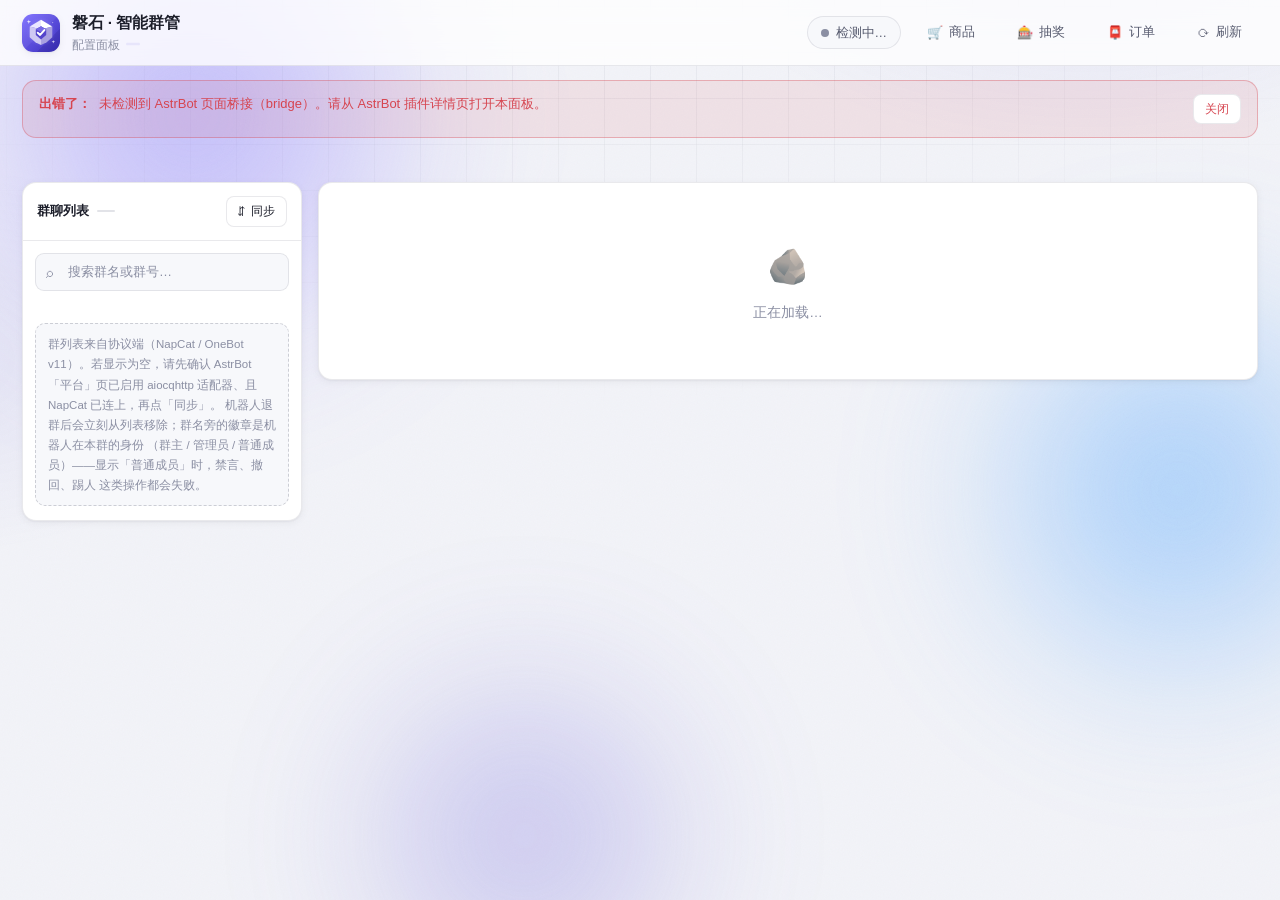
<file: pages/settings/index.html>
<!doctype html>
<html lang="zh-CN">
  <head>
    <meta charset="utf-8" />
    <meta name="viewport" content="width=device-width, initial-scale=1.0" />
    <title>磐石 · 配置面板</title>
    <link rel="stylesheet" href="./style.css" />
  </head>
  <body>
    <!-- 背景动效层：极光光斑 + 漂浮粒子 + 网格（纯 CSS，不依赖任何库） -->
    <div class="bg-layer" aria-hidden="true">
      <div class="bg-aurora bg-aurora-1"></div>
      <div class="bg-aurora bg-aurora-2"></div>
      <div class="bg-aurora bg-aurora-3"></div>
      <div class="bg-grid"></div>
      <div class="bg-particles" id="bgParticles"></div>
      <div class="bg-noise"></div>
    </div>

    <div class="app">
      <!-- 顶部栏 -->
      <header class="topbar">
        <div class="brand">
          <!--
            图标由 app.js 换成内嵌的 svg（见 BRAND_LOGO_SVG）。
            这里先放个「磐」字兜底，脚本没跑起来时也不会空白。
          -->
          <span class="logo" id="brandLogo">磐</span>
          <div class="titles">
            <h1>磐石 · 智能群管</h1>
            <p class="sub">
              配置面板
              <span id="versionBadge" class="version-badge" hidden></span>
            </p>
          </div>
        </div>
        <div class="topbar-right">
          <button
            id="statusPill"
            class="status-pill"
            type="button"
            title="点击查看连接诊断"
          >
            <i id="statusDot" class="dot"></i>
            <span id="statusText">连接中…</span>
          </button>
          <button id="btnShop" class="btn ghost" title="增删商品">
            <span class="btn-icon">🛒</span>商品
          </button>
          <button id="btnLottery" class="btn ghost" title="增删奖品、调概率">
            <span class="btn-icon">🎰</span>抽奖
          </button>
          <button id="btnOrders" class="btn ghost" title="待人工发放的订单，可核销">
            <span class="btn-icon">📮</span>订单
          </button>
          <button id="btnReload" class="btn ghost">
            <span class="btn-icon">⟳</span>刷新
          </button>
        </div>
      </header>

      <div id="alertBox"></div>

      <!-- 连接诊断（折叠卡片，由 JS 填充） -->
      <section id="connBox" class="conn-box" hidden></section>

      <!-- 状态概览 -->
      <section id="overview" class="cards"></section>
      <section id="quickStatus" class="quick-status"></section>

      <div class="layout">
        <!-- 左侧：群列表 -->
        <aside class="sidebar">
          <div class="sidebar-head">
            <span class="sidebar-title">群聊列表</span>
            <span id="groupCount" class="sidebar-count"></span>
            <button id="btnSync" class="btn tiny">
              <span class="btn-icon">⇵</span>同步
            </button>
          </div>
          <div class="search-wrap">
            <span class="search-icon">⌕</span>
            <input id="search" class="search" type="text" placeholder="搜索群名或群号…" />
          </div>
          <ul id="groupList" class="group-list"></ul>
          <p class="sidebar-tip">
            群列表来自协议端（NapCat / OneBot v11）。若显示为空，请先确认 AstrBot
            「平台」页已启用 aiocqhttp 适配器、且 NapCat 已连上，再点「同步」。
            机器人退群后会立刻从列表移除；群名旁的徽章是机器人在本群的身份
            （群主 / 管理员 / 普通成员）——显示「普通成员」时，禁言、撤回、踢人
            这类操作都会失败。
          </p>
        </aside>

        <!-- 右侧：配置表单 -->
        <main id="content" class="content">
          <div class="placeholder">
            <div class="placeholder-icon">🪨</div>
            <p>正在加载…</p>
          </div>
        </main>
      </div>
    </div>

    <div id="toast" class="toast"></div>

    <script src="./shop.js"></script>
    <script type="module" src="./app.js"></script>
  </body>
</html>
</file>
<file: pages/settings/style.css>
/* ============================================================
 * 磐石配置面板样式
 * 主题变量跟随 AstrBot：bridge SDK 会在 <html> 上维护 data-theme="light|dark"
 * ============================================================ */

:root {
  --bg: #f2f3f8;
  --bg-soft: #f7f8fb;
  --panel: #ffffff;
  --panel-hover: #f4f5fa;
  --border: rgba(15, 18, 45, 0.09);
  --border-strong: rgba(15, 18, 45, 0.18);
  --fg: #1c1e2a;
  --fg-2: #565a6e;
  --fg-3: #8b8fa3;
  --accent: #5b4fd6;
  --accent-2: #7c6cff;
  --accent-3: #3f9bff;
  --accent-soft: rgba(91, 79, 214, 0.09);
  --accent-fg: #ffffff;
  --ok: #0f9d6c;
  --ok-soft: rgba(15, 157, 108, 0.12);
  --warn: #c07a08;
  --warn-soft: rgba(192, 122, 8, 0.12);
  --danger: #d64550;
  --danger-soft: rgba(214, 69, 80, 0.1);
  --shadow-sm: 0 1px 2px rgba(18, 20, 40, 0.05), 0 2px 8px rgba(18, 20, 40, 0.05);
  --shadow: 0 2px 6px rgba(18, 20, 40, 0.06), 0 12px 32px rgba(18, 20, 40, 0.08);
  --shadow-accent: 0 6px 18px -6px rgba(91, 79, 214, 0.45);
  --mono: ui-monospace, SFMono-Regular, Menlo, Consolas, monospace;
  --radius: 14px;
  --radius-sm: 9px;
  --topbar-h: 62px;
}

[data-theme="dark"] {
  --bg: #12131a;
  --bg-soft: #16171f;
  --panel: #1c1e29;
  --panel-hover: #252838;
  --border: rgba(255, 255, 255, 0.09);
  --border-strong: rgba(255, 255, 255, 0.18);
  --fg: #ecedf6;
  --fg-2: #b0b2c6;
  --fg-3: #777a92;
  --accent: #8b7cff;
  --accent-2: #a08fff;
  --accent-3: #55aaff;
  --accent-soft: rgba(139, 124, 255, 0.14);
  --accent-fg: #ffffff;
  --ok: #38d996;
  --ok-soft: rgba(56, 217, 150, 0.14);
  --warn: #ffb648;
  --warn-soft: rgba(255, 182, 72, 0.14);
  --danger: #ff6b74;
  --danger-soft: rgba(255, 107, 116, 0.13);
  --shadow-sm: 0 1px 2px rgba(0, 0, 0, 0.35), 0 2px 8px rgba(0, 0, 0, 0.3);
  --shadow: 0 2px 8px rgba(0, 0, 0, 0.4), 0 14px 36px rgba(0, 0, 0, 0.35);
  --shadow-accent: 0 6px 18px -6px rgba(139, 124, 255, 0.5);
}

* {
  box-sizing: border-box;
  margin: 0;
  padding: 0;
}

html,
body {
  height: 100%;
}

body {
  font-family: -apple-system, BlinkMacSystemFont, "Segoe UI", "PingFang SC",
    "Hiragino Sans GB", "Microsoft YaHei", sans-serif;
  background: var(--bg);
  color: var(--fg);
  font-size: 14px;
  line-height: 1.6;
  -webkit-font-smoothing: antialiased;
}

/* 背景装饰光斑 */
body::before {
  content: "";
  position: fixed;
  inset: 0;
  z-index: -1;
  background:
    radial-gradient(560px 300px at 85% -60px, var(--accent-soft), transparent 70%),
    radial-gradient(480px 280px at -80px 40%, var(--accent-soft), transparent 70%);
  pointer-events: none;
}

/* ============================================================
 * 背景动效层
 * 三层叠加：极光光斑（缓慢漂移）+ 网格（呼吸）+ 粒子（上浮）
 * 全部纯 CSS/轻量 DOM，不引入任何动画库
 * ============================================================ */
.bg-layer {
  position: fixed;
  inset: 0;
  z-index: 0;
  overflow: hidden;
  pointer-events: none;
  contain: strict;
}

/* --- 极光光斑：三个大色块反向漂移，制造流动感 --- */
.bg-aurora {
  position: absolute;
  border-radius: 50%;
  filter: blur(70px);
  opacity: 0.5;
  will-change: transform;
}
.bg-aurora-1 {
  width: 46vw;
  height: 46vw;
  top: -14vw;
  left: -8vw;
  background: radial-gradient(circle, var(--accent-2), transparent 68%);
  animation: aurora-a 26s ease-in-out infinite;
}
.bg-aurora-2 {
  width: 40vw;
  height: 40vw;
  top: 26vh;
  right: -12vw;
  background: radial-gradient(circle, var(--accent-3), transparent 68%);
  animation: aurora-b 32s ease-in-out infinite;
}
.bg-aurora-3 {
  width: 34vw;
  height: 34vw;
  bottom: -12vw;
  left: 24vw;
  background: radial-gradient(circle, var(--accent), transparent 70%);
  animation: aurora-c 38s ease-in-out infinite;
  opacity: 0.34;
}

@keyframes aurora-a {
  0%, 100% { transform: translate3d(0, 0, 0) scale(1); }
  33%      { transform: translate3d(6vw, 5vh, 0) scale(1.12); }
  66%      { transform: translate3d(3vw, -3vh, 0) scale(0.94); }
}
@keyframes aurora-b {
  0%, 100% { transform: translate3d(0, 0, 0) scale(1); }
  40%      { transform: translate3d(-7vw, 6vh, 0) scale(1.08); }
  70%      { transform: translate3d(-2vw, -4vh, 0) scale(0.92); }
}
@keyframes aurora-c {
  0%, 100% { transform: translate3d(0, 0, 0) scale(1); }
  50%      { transform: translate3d(5vw, -6vh, 0) scale(1.15); }
}

/* --- 网格：极缓慢呼吸，给画面加一点"科技感"底纹 --- */
.bg-grid {
  position: absolute;
  inset: -40px;
  background-image:
    linear-gradient(to right, var(--border) 1px, transparent 1px),
    linear-gradient(to bottom, var(--border) 1px, transparent 1px);
  background-size: 46px 46px;
  opacity: 0.5;
  mask-image: radial-gradient(ellipse 80% 60% at 50% 0%, #000 20%, transparent 78%);
  -webkit-mask-image: radial-gradient(ellipse 80% 60% at 50% 0%, #000 20%, transparent 78%);
  animation: grid-breathe 12s ease-in-out infinite;
}
@keyframes grid-breathe {
  0%, 100% { opacity: 0.34; }
  50%      { opacity: 0.6; }
}

/* --- 粒子：JS 生成，CSS 驱动上浮 --- */
.bg-particles {
  position: absolute;
  inset: 0;
}
.bg-particle {
  position: absolute;
  bottom: -12px;
  width: var(--sz, 3px);
  height: var(--sz, 3px);
  border-radius: 50%;
  background: var(--pc, var(--accent-2));
  opacity: 0;
  box-shadow: 0 0 8px var(--pc, var(--accent-2));
  animation: float-up var(--dur, 18s) linear infinite;
  animation-delay: var(--delay, 0s);
  will-change: transform, opacity;
}
@keyframes float-up {
  0%   { transform: translate3d(0, 0, 0); opacity: 0; }
  12%  { opacity: 0.75; }
  80%  { opacity: 0.5; }
  100% { transform: translate3d(var(--drift, 20px), -104vh, 0); opacity: 0; }
}

/* --- 细腻噪点：消除渐变色带，提升质感 --- */
.bg-noise {
  position: absolute;
  inset: 0;
  opacity: 0.03;
  background-image: url("data:image/svg+xml,%3Csvg xmlns='http://www.w3.org/2000/svg' width='120' height='120'%3E%3Cfilter id='n'%3E%3CfeTurbulence type='fractalNoise' baseFrequency='0.85' numOctaves='3'/%3E%3C/filter%3E%3Crect width='120' height='120' filter='url(%23n)'/%3E%3C/svg%3E");
  mix-blend-mode: overlay;
}

/* 内容层要浮在背景之上 */
.app {
  position: relative;
  z-index: 1;
}

/* 暗色主题下调高光斑浓度，避免太灰 */
[data-theme="dark"] .bg-aurora {
  opacity: 0.42;
}
[data-theme="dark"] .bg-noise {
  opacity: 0.045;
}

.app {
  min-height: 100%;
  display: flex;
  flex-direction: column;
}

/* ---------- 顶部栏 ---------- */
.topbar {
  position: sticky;
  top: 0;
  z-index: 30;
  display: flex;
  align-items: center;
  gap: 16px;
  padding: 11px 22px;
  min-height: var(--topbar-h);
  background: color-mix(in srgb, var(--panel) 78%, transparent);
  backdrop-filter: blur(14px);
  -webkit-backdrop-filter: blur(14px);
  border-bottom: 1px solid var(--border);
}

.brand {
  display: flex;
  align-items: center;
  gap: 12px;
}

.logo {
  width: 38px;
  height: 38px;
  border-radius: 11px;
  display: grid;
  place-items: center;
  font-weight: 700;
  font-size: 16px;
  color: #fff;
  background: linear-gradient(135deg, var(--accent-2), var(--accent) 55%, var(--accent-3));
  box-shadow: var(--shadow-accent);
  flex: 0 0 auto;
  user-select: none;
}

.titles h1 {
  font-size: 15.5px;
  font-weight: 650;
  letter-spacing: -0.01em;
}

.titles .sub {
  font-size: 11.5px;
  color: var(--fg-3);
  display: flex;
  align-items: center;
  gap: 6px;
}

.version-badge {
  display: inline-block;
  font-size: 10px;
  font-weight: 600;
  font-family: var(--mono);
  padding: 0.5px 6px;
  border-radius: 999px;
  color: var(--accent);
  background: var(--accent-soft);
  border: 1px solid transparent;
  transform: translateY(-0.5px);
}

.topbar-right {
  margin-left: auto;
  display: flex;
  align-items: center;
  gap: 10px;
}

/* ---------- 连接状态胶囊 ---------- */
.status-pill {
  font: inherit;
  font-size: 12.5px;
  font-weight: 500;
  display: inline-flex;
  align-items: center;
  gap: 7px;
  padding: 5.5px 13px;
  border-radius: 999px;
  border: 1px solid var(--border);
  background: var(--bg-soft);
  color: var(--fg-2);
  cursor: pointer;
  transition: 0.18s;
  user-select: none;
}
.status-pill:hover {
  border-color: var(--border-strong);
  background: var(--panel-hover);
}
.status-pill.is-ok {
  color: var(--ok);
  background: var(--ok-soft);
  border-color: transparent;
}
.status-pill.is-bad {
  color: var(--danger);
  background: var(--danger-soft);
  border-color: transparent;
}
.status-pill.is-warn {
  color: var(--warn);
  background: var(--warn-soft);
  border-color: transparent;
}

.dot {
  width: 8px;
  height: 8px;
  border-radius: 50%;
  background: var(--fg-3);
  display: inline-block;
  flex: 0 0 auto;
}
.dot.pulse {
  animation: dot-pulse 1.2s ease-in-out infinite;
}
.dot.ok {
  background: var(--ok);
  box-shadow: 0 0 0 3px var(--ok-soft), 0 0 10px var(--ok);
}
.dot.bad {
  background: var(--danger);
  box-shadow: 0 0 0 3px var(--danger-soft), 0 0 10px var(--danger);
}
.dot.warn {
  background: var(--warn);
  box-shadow: 0 0 0 3px var(--warn-soft), 0 0 10px var(--warn);
}

@keyframes dot-pulse {
  0%, 100% { opacity: 1; }
  50% { opacity: 0.35; }
}

/* ---------- 按钮 ---------- */
.btn {
  font: inherit;
  font-size: 13px;
  font-weight: 500;
  padding: 7.5px 15px;
  border-radius: var(--radius-sm);
  border: 1px solid var(--border);
  background: var(--panel);
  color: var(--fg);
  cursor: pointer;
  transition: 0.16s;
  white-space: nowrap;
  display: inline-flex;
  align-items: center;
  gap: 6px;
}
.btn:hover:not(:disabled) {
  background: var(--panel-hover);
  border-color: var(--border-strong);
  transform: translateY(-1px);
}
.btn:active:not(:disabled) {
  transform: translateY(0);
}
.btn:disabled {
  opacity: 0.55;
  cursor: not-allowed;
}
.btn.primary {
  background: linear-gradient(135deg, var(--accent-2), var(--accent));
  border-color: transparent;
  color: var(--accent-fg);
  box-shadow: var(--shadow-accent);
}
.btn.primary:hover:not(:disabled) {
  filter: brightness(1.07);
}
.btn.ghost {
  background: transparent;
  border-color: transparent;
  color: var(--fg-2);
}
.btn.ghost:hover:not(:disabled) {
  background: var(--panel-hover);
}
.btn.tiny {
  font-size: 12px;
  padding: 4.5px 11px;
  border-radius: 8px;
}
.btn.danger-ghost {
  background: transparent;
  color: var(--danger);
  border-color: transparent;
}
.btn.danger-ghost:hover:not(:disabled) {
  background: var(--danger-soft);
}
.btn-icon {
  font-size: 13px;
  line-height: 1;
}

/* ---------- 提示条 ---------- */
#alertBox:empty {
  display: none;
}
.alert {
  margin: 14px 22px 0;
  padding: 13px 16px;
  border-radius: var(--radius);
  font-size: 13px;
  display: block;
  border: 1px solid transparent;
}
.alert-head {
  display: flex;
  align-items: flex-start;
  gap: 8px;
}
.alert-hints {
  margin: 10px 0 0;
  padding-left: 20px;
  display: grid;
  gap: 5px;
  line-height: 1.65;
  opacity: 0.92;
}
.alert-hints li {
  list-style: disc;
}
.alert.error {
  background: var(--danger-soft);
  color: var(--danger);
  border-color: color-mix(in srgb, var(--danger) 35%, transparent);
}
.alert.warn {
  background: var(--warn-soft);
  color: var(--warn);
  border-color: color-mix(in srgb, var(--warn) 35%, transparent);
}
.alert.info {
  background: var(--accent-soft);
  color: var(--accent);
  border-color: color-mix(in srgb, var(--accent) 30%, transparent);
  margin: 0 0 16px;
}
.alert b {
  font-weight: 600;
}
.alert .btn.tiny {
  color: inherit;
}

/* ---------- 连接诊断卡 ---------- */
#connBox:empty {
  display: none;
}
.conn-box {
  margin: 14px 22px 0;
}
.conn-card {
  background: var(--panel);
  border: 1px solid var(--border);
  border-radius: var(--radius);
  box-shadow: var(--shadow-sm);
  overflow: hidden;
  animation: rise 0.25s ease;
}
.conn-head {
  display: flex;
  align-items: center;
  gap: 10px;
  padding: 13px 16px;
}
.conn-title {
  font-size: 13.5px;
  font-weight: 600;
}
.conn-badge {
  font-size: 11px;
  font-weight: 600;
  padding: 2px 9px;
  border-radius: 999px;
}
.conn-badge.ok { background: var(--ok-soft); color: var(--ok); }
.conn-badge.bad { background: var(--danger-soft); color: var(--danger); }
.conn-badge.warn { background: var(--warn-soft); color: var(--warn); }
.conn-badge.off { background: var(--bg-soft); color: var(--fg-3); }
.conn-head .btn {
  margin-left: auto;
}
.conn-body {
  padding: 0 16px 14px;
  display: grid;
  gap: 10px;
  border-top: 1px solid var(--border);
  padding-top: 12px;
}
.conn-msg {
  font-size: 12.5px;
  color: var(--fg-2);
  line-height: 1.7;
}
.conn-facts {
  display: flex;
  flex-wrap: wrap;
  gap: 7px;
}
.fact-chip {
  font-size: 11.5px;
  font-family: var(--mono);
  padding: 3px 10px;
  border-radius: 999px;
  background: var(--bg-soft);
  border: 1px solid var(--border);
  color: var(--fg-2);
}
.fact-chip.ok {
  background: var(--ok-soft);
  color: var(--ok);
  border-color: transparent;
}
.conn-hints {
  margin: 0;
  padding-left: 20px;
  font-size: 12.5px;
  color: var(--fg-2);
  display: grid;
  gap: 4px;
  line-height: 1.65;
}
.conn-hints li {
  list-style: disc;
}

/* ---------- 概览卡片 ---------- */
.cards {
  display: grid;
  grid-template-columns: repeat(auto-fit, minmax(150px, 1fr));
  gap: 12px;
  padding: 16px 22px 0;
}
.stat-card {
  position: relative;
  background: var(--panel);
  border: 1px solid var(--border);
  border-radius: var(--radius);
  padding: 15px 16px 13px;
  display: flex;
  flex-direction: column;
  gap: 4px;
  overflow: hidden;
  box-shadow: var(--shadow-sm);
  transition: 0.18s;
}
.stat-card::before {
  content: "";
  position: absolute;
  inset: 0 auto 0 0;
  width: 4px;
  background: linear-gradient(180deg, var(--accent-2), var(--accent-3));
  opacity: 0.85;
}
.stat-card:hover {
  transform: translateY(-2px);
  box-shadow: var(--shadow);
}
/* 可点击的卡（如「待发放订单」）：给一个能点的暗示 */
.stat-card.clickable { cursor: pointer; }
.stat-card.clickable::after {
  content: "去处理 ›";
  position: absolute; right: 12px; bottom: 10px;
  font-size: 11px; color: var(--fg-3);
  opacity: 0; transition: opacity .18s;
}
.stat-card.clickable:hover::after { opacity: 1; }
.stat-card.tone-warn::before {
  background: linear-gradient(180deg, #ffb648, #ff8f3f);
}
.stat-card.tone-danger::before {
  background: linear-gradient(180deg, #ff6b74, #ff4f5e);
}
.stat-card.tone-ok::before {
  background: linear-gradient(180deg, #38d996, #1fb983);
}
.stat-top {
  display: flex;
  align-items: center;
  gap: 7px;
}
.stat-icon {
  font-size: 13px;
}
.stat-label {
  font-size: 12px;
  color: var(--fg-3);
}
.stat-value {
  font-size: 24px;
  font-weight: 650;
  letter-spacing: -0.02em;
  font-variant-numeric: tabular-nums;
}
.stat-value.warn { color: var(--warn); }
.stat-value.danger { color: var(--danger); }
.stat-value.ok { color: var(--ok); }

/* ---------- 快捷开关状态条 ---------- */
.quick-status {
  display: flex;
  flex-wrap: wrap;
  gap: 7px;
  padding: 12px 22px 0;
}
.qs-chip {
  font-size: 11.5px;
  display: inline-flex;
  align-items: center;
  gap: 6px;
  padding: 3.5px 11px;
  border-radius: 999px;
  background: var(--panel);
  border: 1px solid var(--border);
  color: var(--fg-2);
  transition: 0.15s;
}
.qs-chip:hover {
  border-color: var(--border-strong);
}
.qs-chip i {
  width: 6px;
  height: 6px;
  border-radius: 50%;
  background: var(--fg-3);
  flex: 0 0 auto;
}
.qs-chip.on {
  color: var(--ok);
}
.qs-chip.on i {
  background: var(--ok);
  box-shadow: 0 0 6px var(--ok);
}
.qs-chip.off {
  opacity: 0.75;
}

/* ---------- 布局 ---------- */
.layout {
  flex: 1;
  display: grid;
  grid-template-columns: 280px minmax(0, 1fr);
  gap: 16px;
  padding: 16px 22px 22px;
  align-items: start;
  min-height: 0;
}

/* ---------- 侧栏 ---------- */
.sidebar {
  background: var(--panel);
  border: 1px solid var(--border);
  border-radius: var(--radius);
  box-shadow: var(--shadow-sm);
  overflow: hidden;
  position: sticky;
  top: calc(var(--topbar-h) + 14px);
  display: flex;
  flex-direction: column;
  max-height: calc(100vh - var(--topbar-h) - 28px);
}
.sidebar-head {
  display: flex;
  align-items: center;
  gap: 8px;
  padding: 13px 14px;
  border-bottom: 1px solid var(--border);
}
.sidebar-title {
  font-size: 13px;
  font-weight: 650;
}
.sidebar-count {
  font-size: 11px;
  color: var(--fg-3);
  background: var(--bg-soft);
  border: 1px solid var(--border);
  padding: 0 8px;
  border-radius: 999px;
  line-height: 18px;
}
.sidebar-head .btn {
  margin-left: auto;
}
.search-wrap {
  position: relative;
  margin: 12px 12px 4px;
}
.search-icon {
  position: absolute;
  left: 11px;
  top: 50%;
  transform: translateY(-50%);
  font-size: 14px;
  color: var(--fg-3);
  pointer-events: none;
}
.search {
  font: inherit;
  font-size: 13px;
  width: 100%;
  padding: 8px 12px 8px 32px;
  border-radius: var(--radius-sm);
  border: 1px solid var(--border);
  background: var(--bg-soft);
  color: var(--fg);
  outline: none;
  transition: 0.16s;
}
.search::placeholder {
  color: var(--fg-3);
}
.search:focus {
  border-color: var(--accent);
  background: var(--panel);
  box-shadow: 0 0 0 3px var(--accent-soft);
}
.group-list {
  list-style: none;
  overflow-y: auto;
  padding: 6px 8px 10px;
  flex: 1;
}
.group-item {
  display: flex;
  gap: 11px;
  align-items: center;
  padding: 9px 10px;
  border-radius: 10px;
  cursor: pointer;
  transition: 0.15s;
  border: 1px solid transparent;
  position: relative;
}
.group-item:hover {
  background: var(--panel-hover);
}
.group-item.active {
  background: var(--accent-soft);
  border-color: color-mix(in srgb, var(--accent) 25%, transparent);
}
.group-item.active::before {
  content: "";
  position: absolute;
  left: -8px;
  top: 50%;
  transform: translateY(-50%);
  width: 4px;
  height: 55%;
  border-radius: 4px;
  background: var(--accent);
}
.avatar {
  width: 34px;
  height: 34px;
  border-radius: 10px;
  flex: 0 0 auto;
  display: grid;
  place-items: center;
  font-size: 13.5px;
  font-weight: 650;
  color: #fff;
  background: linear-gradient(135deg, #7a6cf0, #3f9bff);
  box-shadow: var(--shadow-sm);
  user-select: none;
}
.avatar.default {
  background: linear-gradient(135deg, var(--accent), #a06cff);
}

/* 真实群头像：与首字图标同尺寸同圆角，object-fit 防止非方形图被拉伸 */
img.avatar-img {
  object-fit: cover;
  padding: 0;
  background: var(--panel-hover, #2a2f3a);
  box-shadow: var(--shadow-sm);
}

/* 品牌图标用插件自带 logo.png 时去掉文字底色 */
img.logo-img {
  object-fit: cover;
  padding: 0;
  background: none;
  box-shadow: var(--shadow-sm);
}

/* 切换群时的加载反馈：列表变暗并禁止点击 + 内容区转圈，避免"点了没反应" */
.group-list.busy {
  opacity: 0.55;
  pointer-events: none;
  transition: opacity 0.12s ease;
}
.spinner {
  width: 30px;
  height: 30px;
  border-radius: 50%;
  border: 3px solid rgba(128, 128, 128, 0.25);
  border-top-color: var(--accent);
  animation: spin 0.75s linear infinite;
  font-size: 0; /* 覆盖 .placeholder-icon 的字号，不然会撑开 */
}
@keyframes spin {
  to {
    transform: rotate(360deg);
  }
}

/* 页面内确认框（代替可能被 iframe 权限拦掉的 confirm()） */
.modal-overlay {
  position: fixed;
  inset: 0;
  z-index: 9999;
  display: grid;
  place-items: center;
  background: rgba(0, 0, 0, 0.45);
  backdrop-filter: blur(2px);
  animation: modal-fade 0.12s ease;
}
.modal-card {
  width: min(420px, calc(100vw - 40px));
  padding: 20px;
  border-radius: 14px;
  background: var(--panel, #1b1f27);
  border: 1px solid rgba(128, 128, 128, 0.22);
  box-shadow: 0 18px 48px rgba(0, 0, 0, 0.4);
  animation: modal-pop 0.14s ease;
}
.modal-title {
  margin: 0 0 8px;
  font-size: 15.5px;
}
.modal-msg {
  margin: 0 0 18px;
  font-size: 13px;
  line-height: 1.7;
  color: var(--muted, #9aa3b2);
  white-space: pre-line;
}
.modal-actions {
  display: flex;
  justify-content: flex-end;
  gap: 9px;
}
@keyframes modal-fade {
  from {
    opacity: 0;
  }
}
@keyframes modal-pop {
  from {
    opacity: 0;
    transform: translateY(6px) scale(0.98);
  }
}
.group-meta {
  min-width: 0;
  display: flex;
  flex-direction: column;
  gap: 1px;
}
.group-name {
  font-size: 13px;
  font-weight: 550;
  white-space: nowrap;
  overflow: hidden;
  text-overflow: ellipsis;
}
.group-sub {
  font-size: 11.5px;
  color: var(--fg-3);
  white-space: nowrap;
  overflow: hidden;
  text-overflow: ellipsis;
  display: flex;
  align-items: center;
}
.tag {
  font-size: 10.5px;
  padding: 0.5px 6px;
  border-radius: 5px;
  margin-left: 5px;
  flex: 0 0 auto;
}
.tag-off {
  background: var(--danger-soft);
  color: var(--danger);
}
.tag-custom {
  background: var(--accent-soft);
  color: var(--accent);
}

/* ---------- 机器人在群里的身份 ----------
   群主/管理员用中性或正面色（正常状态，不需要提醒）；
   普通成员用警示色 —— 那是最需要用户立刻知道、去处理的档位。 */
.tag-role-owner {
  background: var(--accent-soft);
  color: var(--accent);
  font-weight: 600;
}
.tag-role-admin {
  background: var(--ok-soft);
  color: var(--ok);
}
.tag-role-member {
  background: var(--warn-soft);
  color: var(--warn);
  font-weight: 600;
}
.tag-role-unknown {
  background: var(--bg-soft);
  color: var(--fg-3);
  border: 1px dashed var(--border-strong);
}
.group-empty {
  padding: 26px 14px;
  font-size: 12.5px;
  color: var(--fg-3);
  text-align: center;
  line-height: 1.8;
}
.sidebar-tip {
  margin: 12px 12px 14px;
  padding: 10px 12px;
  font-size: 11.5px;
  line-height: 1.75;
  color: var(--fg-3);
  background: var(--bg-soft);
  border: 1px dashed var(--border-strong);
  border-radius: 10px;
}

/* ---------- 内容区 ---------- */
.content {
  min-width: 0;
}
.placeholder {
  background: var(--panel);
  border: 1px solid var(--border);
  border-radius: var(--radius);
  box-shadow: var(--shadow-sm);
  padding: 56px 22px;
  text-align: center;
  color: var(--fg-3);
  font-size: 13.5px;
}
.placeholder-icon {
  font-size: 34px;
  margin-bottom: 8px;
  opacity: 0.8;
}
.panel-head {
  display: flex;
  align-items: flex-start;
  gap: 14px;
  margin-bottom: 16px;
  flex-wrap: wrap;
}
.panel-head h2 {
  font-size: 19px;
  font-weight: 650;
  letter-spacing: -0.015em;
  display: flex;
  align-items: center;
  gap: 9px;
}
.panel-sub {
  font-size: 12.5px;
  color: var(--fg-3);
  margin-top: 3px;
}
.panel-actions {
  margin-left: auto;
  display: flex;
  gap: 9px;
}

/* ---------- 配置分组 ---------- */
.groups {
  display: flex;
  flex-direction: column;
  gap: 12px;
}
.config-group {
  background: var(--panel);
  border: 1px solid var(--border);
  border-radius: var(--radius);
  box-shadow: var(--shadow-sm);
  overflow: hidden;
  transition: box-shadow 0.18s, border-color 0.18s;
}
.config-group:hover {
  box-shadow: var(--shadow);
  border-color: var(--border-strong);
}
.group-head {
  width: 100%;
  font: inherit;
  display: flex;
  align-items: center;
  gap: 11px;
  padding: 14px 17px;
  background: transparent;
  border: 0;
  color: var(--fg);
  cursor: pointer;
  text-align: left;
}
.group-icon {
  font-size: 15px;
  width: 30px;
  height: 30px;
  display: grid;
  place-items: center;
  border-radius: 9px;
  background: var(--accent-soft);
  flex: 0 0 auto;
}
.group-title {
  font-size: 14px;
  font-weight: 620;
}
.group-count {
  font-size: 11px;
  color: var(--fg-3);
  margin-left: auto;
  background: var(--bg-soft);
  padding: 1px 9px;
  border-radius: 999px;
  border: 1px solid var(--border);
}
.chevron {
  font-size: 17px;
  color: var(--fg-3);
  transform: rotate(90deg);
  transition: transform 0.22s;
  line-height: 1;
}
.config-group.collapsed .chevron {
  transform: rotate(0deg);
}
.group-body {
  padding: 0 17px 16px;
  border-top: 1px solid var(--border);
  animation: rise 0.22s ease;
}
.group-hint {
  font-size: 12.5px;
  color: var(--fg-3);
  padding: 11px 0 0;
}

@keyframes rise {
  from {
    opacity: 0;
    transform: translateY(-4px);
  }
  to {
    opacity: 1;
    transform: translateY(0);
  }
}

/* ============================================================
 * 灵动动画：入场、悬停、按压反馈
 * ============================================================ */

/* 卡片入场：从下方轻移 + 淡入 */
@keyframes card-in {
  from { opacity: 0; transform: translateY(10px) scale(0.985); }
  to   { opacity: 1; transform: translateY(0) scale(1); }
}

/* 侧栏群项：依次滑入 */
@keyframes slide-in-left {
  from { opacity: 0; transform: translateX(-8px); }
  to   { opacity: 1; transform: translateX(0); }
}

/* 数字滚动感：轻微弹跳 */
@keyframes pop-in {
  0%   { opacity: 0; transform: scale(0.82); }
  60%  { opacity: 1; transform: scale(1.06); }
  100% { opacity: 1; transform: scale(1); }
}

/* 顶部品牌 logo：呼吸光晕 */
@keyframes logo-glow {
  0%, 100% { box-shadow: 0 0 0 0 var(--accent-soft); }
  50%      { box-shadow: 0 0 0 8px transparent; }
}

/* 状态点脉冲扩散 */
@keyframes ring-out {
  0%   { box-shadow: 0 0 0 0 currentColor; opacity: 0.55; }
  100% { box-shadow: 0 0 0 9px transparent; opacity: 0; }
}

/* 保存成功后按钮轻轻跳一下 */
@keyframes saved-bounce {
  0%, 100% { transform: translateY(0) scale(1); }
  35%      { transform: translateY(-3px) scale(1.035); }
  70%      { transform: translateY(0) scale(0.99); }
}

/* 骨架屏微光扫过 */
@keyframes shimmer {
  0%   { background-position: -220% 0; }
  100% { background-position: 220% 0; }
}

/* --- 应用入场编排 --- */
.topbar {
  animation: card-in 0.42s cubic-bezier(0.22, 1, 0.36, 1) both;
}
.cards > * {
  animation: card-in 0.46s cubic-bezier(0.22, 1, 0.36, 1) both;
}
.cards > *:nth-child(1) { animation-delay: 0.04s; }
.cards > *:nth-child(2) { animation-delay: 0.08s; }
.cards > *:nth-child(3) { animation-delay: 0.12s; }
.cards > *:nth-child(4) { animation-delay: 0.16s; }
.cards > *:nth-child(5) { animation-delay: 0.2s; }
.cards > *:nth-child(6) { animation-delay: 0.24s; }

.quick-status .qs-chip {
  animation: card-in 0.4s cubic-bezier(0.22, 1, 0.36, 1) both;
}
.quick-status .qs-chip:nth-child(1) { animation-delay: 0.1s; }
.quick-status .qs-chip:nth-child(2) { animation-delay: 0.14s; }
.quick-status .qs-chip:nth-child(3) { animation-delay: 0.18s; }
.quick-status .qs-chip:nth-child(4) { animation-delay: 0.22s; }
.quick-status .qs-chip:nth-child(5) { animation-delay: 0.26s; }
.quick-status .qs-chip:nth-child(6) { animation-delay: 0.3s; }

.sidebar {
  animation: card-in 0.48s cubic-bezier(0.22, 1, 0.36, 1) both;
}
.content > * {
  animation: card-in 0.44s cubic-bezier(0.22, 1, 0.36, 1) both;
}

/* 群列表项错峰滑入 */
.group-item {
  animation: slide-in-left 0.34s cubic-bezier(0.22, 1, 0.36, 1) both;
}

/* --- 品牌 logo 光晕 --- */
.logo {
  animation: logo-glow 3.4s ease-in-out infinite;
}

/* --- 保存按钮成功反馈 --- */
.btn.saved {
  animation: saved-bounce 0.52s cubic-bezier(0.34, 1.56, 0.64, 1);
}

/* --- 骨架屏 --- */
.skeleton {
  border-radius: var(--radius-sm);
  background: linear-gradient(
    90deg,
    var(--panel-hover) 25%,
    color-mix(in srgb, var(--panel-hover) 55%, var(--panel)) 50%,
    var(--panel-hover) 75%
  );
  background-size: 220% 100%;
  animation: shimmer 1.5s ease-in-out infinite;
}

/* --- 尊重系统「减少动态效果」设置 --- */
@media (prefers-reduced-motion: reduce) {
  .bg-aurora,
  .bg-grid,
  .bg-particle,
  .logo,
  .topbar,
  .cards > *,
  .quick-status .qs-chip,
  .sidebar,
  .content > *,
  .group-item,
  .skeleton {
    animation: none !important;
  }
  .bg-aurora {
    opacity: 0.32;
  }
  * {
    transition-duration: 0.01ms !important;
  }
}

/* ---------- 字段 ---------- */
.fields {
  display: flex;
  flex-direction: column;
  gap: 16px;
  padding-top: 15px;
}
.field {
  display: grid;
  grid-template-columns: minmax(0, 1fr) minmax(210px, 360px);
  gap: 6px 20px;
  align-items: center;
}
.field-label {
  display: flex;
  align-items: center;
  gap: 7px;
  min-width: 0;
}
.field-name {
  font-size: 13.5px;
  font-weight: 550;
}
.hint-icon {
  width: 16px;
  height: 16px;
  border-radius: 50%;
  border: 1px solid var(--border-strong);
  color: var(--fg-3);
  font-size: 10px;
  line-height: 14px;
  text-align: center;
  cursor: help;
  flex: 0 0 auto;
  user-select: none;
  transition: 0.15s;
}
.hint-icon:hover {
  color: var(--accent);
  border-color: var(--accent);
  background: var(--accent-soft);
}
.field-hint {
  grid-column: 2;
  font-size: 11.5px;
  color: var(--fg-3);
  line-height: 1.55;
  margin-top: -2px;
}
.field-tail {
  grid-column: 2;
  font-size: 11.5px;
  color: var(--fg-3);
}
.field-list,
.field-string {
  align-items: start;
}

/* ---------- 输入控件 ---------- */
.input {
  font: inherit;
  font-size: 13px;
  width: 100%;
  padding: 8px 12px;
  border-radius: var(--radius-sm);
  border: 1px solid var(--border);
  background: var(--bg-soft);
  color: var(--fg);
  outline: none;
  transition: 0.16s;
}
.input:hover:not(:disabled) {
  border-color: var(--border-strong);
}
.input:focus {
  border-color: var(--accent);
  background: var(--panel);
  box-shadow: 0 0 0 3px var(--accent-soft);
}
.input:disabled {
  opacity: 0.55;
  cursor: not-allowed;
}
.textarea {
  resize: vertical;
  min-height: 66px;
  font-family: var(--mono);
  font-size: 12.5px;
  line-height: 1.7;
}
select.input {
  cursor: pointer;
}

/* 开关 */
.switch {
  display: inline-flex;
  align-items: center;
  gap: 10px;
  cursor: pointer;
  user-select: none;
  justify-self: start;
}
.switch input {
  display: none;
}
.slider {
  width: 40px;
  height: 22px;
  border-radius: 11px;
  background: var(--border-strong);
  position: relative;
  transition: 0.22s;
  flex: 0 0 auto;
}
.slider::after {
  content: "";
  position: absolute;
  top: 2.5px;
  left: 2.5px;
  width: 17px;
  height: 17px;
  border-radius: 50%;
  background: #fff;
  transition: 0.22s cubic-bezier(0.34, 1.56, 0.64, 1);
  box-shadow: 0 1px 3px rgba(0, 0, 0, 0.3);
}
.switch input:checked + .slider {
  background: linear-gradient(135deg, var(--accent-2), var(--accent));
}
.switch input:checked + .slider::after {
  transform: translateX(18px);
}
.switch input:disabled + .slider {
  opacity: 0.5;
}
.switch-text {
  font-size: 12.5px;
  color: var(--fg-2);
  min-width: 44px;
}

/* ---------- Toast ---------- */
.toast {
  position: fixed;
  bottom: 26px;
  left: 50%;
  transform: translate(-50%, 16px);
  padding: 10px 20px;
  border-radius: 11px;
  font-size: 13px;
  font-weight: 500;
  opacity: 0;
  pointer-events: none;
  transition: 0.24s cubic-bezier(0.22, 1, 0.36, 1);
  z-index: 100;
  box-shadow: var(--shadow);
  max-width: min(80vw, 480px);
}
.toast.show {
  opacity: 1;
  transform: translate(-50%, 0);
}
.toast.ok {
  background: var(--ok);
  color: #fff;
}
.toast.err {
  background: var(--danger);
  color: #fff;
}
.toast.info {
  background: var(--fg);
  color: var(--bg);
}

/* ---------- 滚动条 ---------- */
::-webkit-scrollbar {
  width: 9px;
  height: 9px;
}
::-webkit-scrollbar-thumb {
  background: var(--border-strong);
  border-radius: 8px;
  border: 2px solid transparent;
  background-clip: content-box;
}
::-webkit-scrollbar-thumb:hover {
  background: var(--fg-3);
  background-clip: content-box;
  border: 2px solid transparent;
}
::-webkit-scrollbar-track {
  background: transparent;
}

/* ---------- 响应式 ---------- */
@media (max-width: 860px) {
  .layout {
    grid-template-columns: 1fr;
  }
  .sidebar {
    position: static;
    max-height: 320px;
  }
  .field {
    grid-template-columns: 1fr;
  }
  .field-hint,
  .field-tail {
    grid-column: 1;
  }
  .panel-actions {
    margin-left: 0;
    width: 100%;
  }
  .cards {
    grid-template-columns: repeat(2, 1fr);
  }
}


/* ============================================================
 * 积分商城 / 奖池 管理界面
 *
 * 目标：加一件商品只要点「＋」再填三个框，不用手写 JSON。
 * 表格在小屏上会横向滚动，不做堆叠——堆叠会让「名字/价格/库存」
 * 的对应关系看不清，反而更难填。
 * ============================================================ */

.shop-wrap { display: flex; flex-direction: column; gap: 16px; padding-bottom: 24px; }

.shop-head {
  display: flex; align-items: flex-start; justify-content: space-between;
  gap: 14px; flex-wrap: wrap;
}
.shop-head h2 { margin: 0 0 4px; font-size: 18px; }
.shop-head .sub { margin: 0; font-size: 12.5px; color: var(--fg-2); line-height: 1.7; max-width: 62ch; }

.shop-card {
  background: var(--panel);
  border: 1px solid var(--border);
  border-radius: var(--radius);
  box-shadow: var(--shadow-sm);
  padding: 14px 16px;
}

.shop-card-head {
  display: flex; align-items: center; gap: 10px; flex-wrap: wrap;
  margin-bottom: 10px;
}
.shop-card-head strong { font-size: 14px; }
.shop-card-head .muted { font-size: 12px; color: var(--fg-3); }
.shop-card-head .spacer { flex: 1; }

/* 表格本身：小屏横向滚动 */
.shop-table {
  width: 100%;
  border-collapse: separate;
  border-spacing: 0;
  display: block;
  overflow-x: auto;
}
.shop-table thead th {
  text-align: left;
  font-size: 11.5px;
  font-weight: 600;
  color: var(--fg-3);
  padding: 6px 8px;
  border-bottom: 1px solid var(--border);
  white-space: nowrap;
}
.shop-table td { padding: 5px 8px; vertical-align: middle; }
.shop-table tr.shop-row:hover { background: var(--panel-hover); }
.shop-table th.grow-2, .shop-table td.grow-2 { min-width: 180px; }
.shop-table th.num, .shop-table td.num { width: 110px; }
.shop-table th.shop-center, .shop-table td.shop-center { width: 56px; text-align: center; }
.shop-table th.shop-meta, .shop-table td.shop-meta { width: 92px; }
.shop-table th.shop-ops, .shop-table td.shop-ops { width: 46px; text-align: right; }

.shop-input {
  width: 100%;
  box-sizing: border-box;
  font: inherit;
  font-size: 13px;
  padding: 6px 9px;
  border-radius: var(--radius-sm);
  border: 1px solid var(--border);
  background: var(--bg-soft);
  color: var(--fg);
  transition: border-color .15s, box-shadow .15s;
}
.shop-input:focus {
  outline: none;
  border-color: var(--accent);
  box-shadow: 0 0 0 3px var(--accent-soft);
}
.shop-input.num { text-align: right; font-variant-numeric: tabular-nums; }

.shop-num-cell { display: flex; align-items: center; gap: 6px; }
.shop-num-cell .shop-input { flex: 1; min-width: 62px; }
.shop-pct {
  font-size: 11.5px;
  color: var(--fg-3);
  font-variant-numeric: tabular-nums;
  min-width: 48px;
  text-align: right;
}
.shop-pct.warn { color: var(--danger); font-weight: 600; }

.shop-table .muted { font-size: 11.5px; color: var(--fg-3); }
.shop-empty-row td { padding: 16px 8px; text-align: center; }

.shop-actions {
  display: flex; align-items: center; gap: 10px; flex-wrap: wrap;
  margin-top: 10px;
}
.shop-total {
  display: flex; align-items: center; gap: 12px; flex-wrap: wrap;
  font-size: 12.5px; font-variant-numeric: tabular-nums;
}
.shop-total.over { color: var(--danger); }
.shop-total .muted { color: var(--fg-3); }
.shop-over-hint { color: var(--danger); font-size: 12px; }

@media (max-width: 720px) {
  .shop-head { flex-direction: column; }
  .shop-card { padding: 12px; }
}

/* 视图头右侧的按钮组（恢复默认 / ← 返回） */
.shop-head-actions {
  display: flex; align-items: center; gap: 8px; flex: none;
}

/* ============================================================
 *  发放方式（商品 / 奖品）
 * ============================================================ */

/* 下拉 + 内容输入并排：窄屏自动竖排，别把表格挤爆 */
.shop-reward {
  display: flex; align-items: center; gap: 6px; min-width: 220px;
}
.shop-reward .shop-input:first-child { flex: 0 0 118px; }
.shop-reward .shop-input:last-child { flex: 1; min-width: 90px; }
@media (max-width: 720px) {
  .shop-reward { flex-direction: column; align-items: stretch; }
  .shop-reward .shop-input:first-child,
  .shop-reward .shop-input:last-child { flex: none; width: 100%; }
}

/* ============================================================
 *  人工发放订单
 * ============================================================ */

.shop-tabs { display: flex; gap: 6px; flex-wrap: wrap; margin-bottom: 10px; }
.shop-tabs .btn.active {
  border-color: var(--accent);
  color: var(--accent);
  background: var(--accent-soft);
}

.shop-orders { display: flex; flex-direction: column; gap: 8px; }

.shop-order {
  border: 1px solid var(--border);
  border-left: 3px solid var(--warn, #d9a441);
  border-radius: var(--radius-sm);
  background: var(--bg-soft);
  padding: 8px 10px;
}
.shop-order.st-done { border-left-color: var(--ok, #3fb27f); opacity: .78; }
.shop-order.st-cancel { border-left-color: var(--fg-3); opacity: .6; }

.shop-order-head {
  display: flex; align-items: center; gap: 8px; flex-wrap: wrap;
  font-size: 13px;
}
.shop-order-head .spacer { flex: 1; }
.shop-order-head .tag {
  font-size: 11px; padding: 1px 7px; border-radius: 999px;
  border: 1px solid var(--border); color: var(--fg-2);
}
.shop-order-head .muted { font-size: 11.5px; color: var(--fg-3); }
.shop-order-meta { margin-top: 3px; font-size: 11.5px; line-height: 1.6; }
.shop-order-ops { display: flex; gap: 6px; }
.shop-empty { padding: 18px 4px; text-align: center; color: var(--fg-3); font-size: 12.5px; }

/* ============================================================
 * 商城 / 抽奖 的设置区
 *
 * 把原本在 AstrBot 原生配置页里的开关与参数搬到这里，
 * 省掉「面板 / 配置页」来回跳。
 * ============================================================ */

.shop-settings {
  display: grid;
  grid-template-columns: minmax(140px, max-content) minmax(96px, max-content) 1fr;
  gap: 10px 14px;
  align-items: center;
  margin: 4px 0 2px;
}

.shop-setting { display: contents; }

.shop-setting-label {
  font-size: 13px;
  color: var(--fg);
  white-space: nowrap;
}

.shop-setting-ctrl { display: flex; align-items: center; gap: 8px; }

.shop-setting-ctrl .shop-input { width: 110px; }

.shop-setting-hint {
  font-size: 12px;
  color: var(--fg-3);
  line-height: 1.6;
}

/* 开关：自绘滑块，不依赖浏览器默认 checkbox 外观 */
.shop-switch {
  display: inline-flex; align-items: center;
  cursor: pointer; user-select: none;
}
.shop-switch-box {
  position: absolute; opacity: 0; width: 0; height: 0;
}
.shop-switch-track {
  position: relative;
  display: inline-block;
  width: 44px; height: 24px;
  border-radius: 999px;
  background: var(--border-strong);
  transition: background .18s ease;
  flex: none;
}
.shop-switch-dot {
  position: absolute; top: 3px; left: 3px;
  width: 18px; height: 18px;
  border-radius: 50%;
  background: #fff;
  box-shadow: 0 1px 3px rgba(0, 0, 0, .3);
  transition: transform .18s ease;
}
.shop-switch-box:checked + .shop-switch-track { background: var(--accent); }
.shop-switch-box:checked + .shop-switch-track .shop-switch-dot {
  transform: translateX(20px);
}
.shop-switch-box:focus-visible + .shop-switch-track {
  outline: 2px solid var(--accent);
  outline-offset: 2px;
}

@media (max-width: 720px) {
  .shop-settings { grid-template-columns: 1fr; }
  .shop-setting { display: block; margin-bottom: 10px; }
  .shop-setting-hint { margin-top: 4px; }
}
</file>
